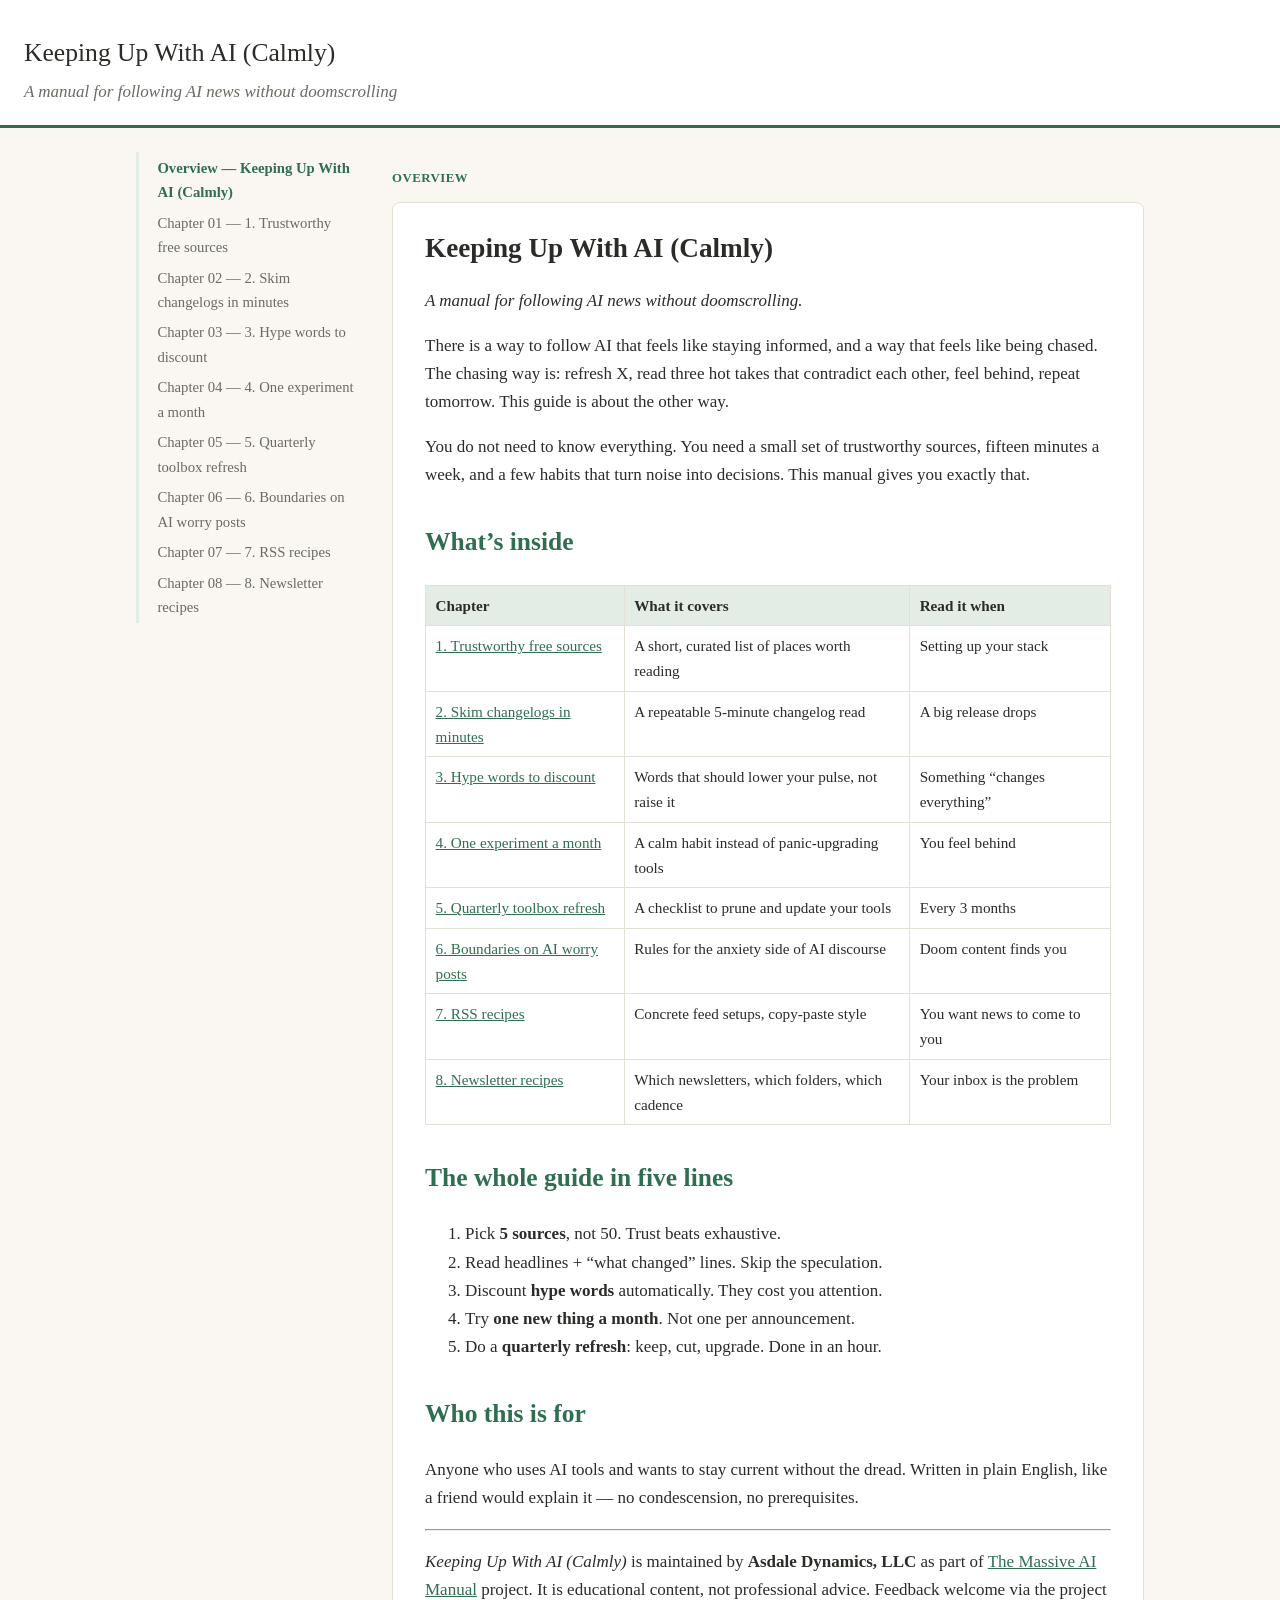
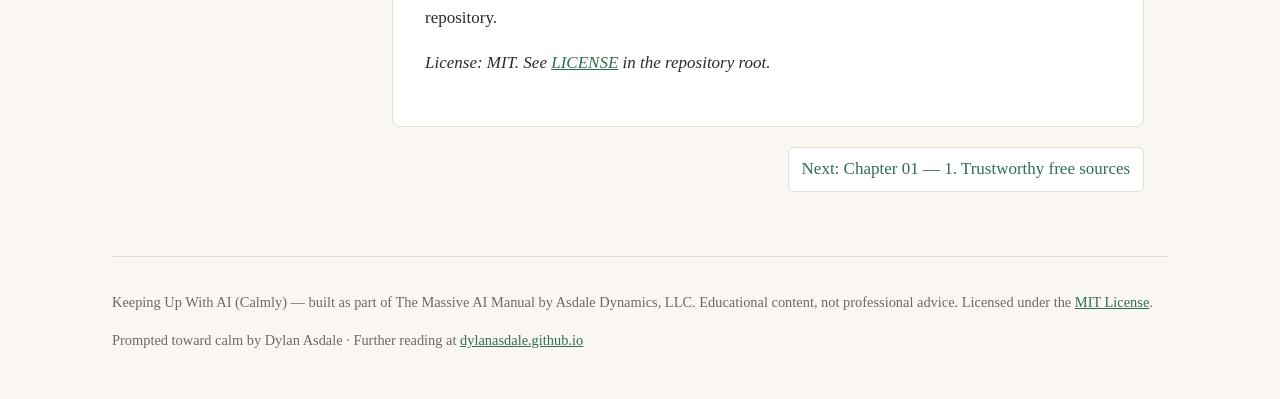
<file: site/index.html>
<!DOCTYPE html>
<html lang="en">
<head>
<meta charset="utf-8">
<meta name="viewport" content="width=device-width, initial-scale=1">
<meta name="description" content="A manual for following AI news without doomscrolling">
<title>Keeping Up With AI (Calmly) — Keeping Up With AI (Calmly)</title>
<link rel="stylesheet" href="style.css">
</head>
<body>
<header class="site-header">
  <p class="site-title"><a href="index.html">Keeping Up With AI (Calmly)</a></p>
  <p class="site-tagline">A manual for following AI news without doomscrolling</p>
</header>
<div class="layout">
<nav class="toc" aria-label="Chapters">
<a href="index.html" class="current">Overview — Keeping Up With AI (Calmly)</a>
<a href="01-trustworthy-free-sources.html" class="">Chapter 01 — 1. Trustworthy free sources</a>
<a href="02-skim-changelogs-in-minutes.html" class="">Chapter 02 — 2. Skim changelogs in minutes</a>
<a href="03-hype-words-to-discount.html" class="">Chapter 03 — 3. Hype words to discount</a>
<a href="04-one-experiment-a-month.html" class="">Chapter 04 — 4. One experiment a month</a>
<a href="05-quarterly-toolbox-refresh.html" class="">Chapter 05 — 5. Quarterly toolbox refresh</a>
<a href="06-worry-post-boundaries.html" class="">Chapter 06 — 6. Boundaries on AI worry posts</a>
<a href="07-rss-recipes.html" class="">Chapter 07 — 7. RSS recipes</a>
<a href="08-newsletter-recipes.html" class="">Chapter 08 — 8. Newsletter recipes</a>
</nav>
<main>
<p class="chapter-label">Overview</p>
<article>
<h1>Keeping Up With AI (Calmly)</h1>
<p><em>A manual for following AI news without doomscrolling.</em></p>
<p>There is a way to follow AI that feels like staying informed, and a way that feels like being chased. The chasing way is: refresh X, read three hot takes that contradict each other, feel behind, repeat tomorrow. This guide is about the other way.</p>
<p>You do not need to know everything. You need a small set of trustworthy sources, fifteen minutes a week, and a few habits that turn noise into decisions. This manual gives you exactly that.</p>
<h2>What&rsquo;s inside</h2>
<table>
<thead>
<tr>
<th>Chapter</th>
<th>What it covers</th>
<th>Read it when</th>
</tr>
</thead>
<tbody>
<tr>
<td><a href="01-trustworthy-free-sources.html">1. Trustworthy free sources</a></td>
<td>A short, curated list of places worth reading</td>
<td>Setting up your stack</td>
</tr>
<tr>
<td><a href="02-skim-changelogs-in-minutes.html">2. Skim changelogs in minutes</a></td>
<td>A repeatable 5-minute changelog read</td>
<td>A big release drops</td>
</tr>
<tr>
<td><a href="03-hype-words-to-discount.html">3. Hype words to discount</a></td>
<td>Words that should lower your pulse, not raise it</td>
<td>Something &ldquo;changes everything&rdquo;</td>
</tr>
<tr>
<td><a href="04-one-experiment-a-month.html">4. One experiment a month</a></td>
<td>A calm habit instead of panic-upgrading tools</td>
<td>You feel behind</td>
</tr>
<tr>
<td><a href="05-quarterly-toolbox-refresh.html">5. Quarterly toolbox refresh</a></td>
<td>A checklist to prune and update your tools</td>
<td>Every 3 months</td>
</tr>
<tr>
<td><a href="06-worry-post-boundaries.html">6. Boundaries on AI worry posts</a></td>
<td>Rules for the anxiety side of AI discourse</td>
<td>Doom content finds you</td>
</tr>
<tr>
<td><a href="07-rss-recipes.html">7. RSS recipes</a></td>
<td>Concrete feed setups, copy-paste style</td>
<td>You want news to come to you</td>
</tr>
<tr>
<td><a href="08-newsletter-recipes.html">8. Newsletter recipes</a></td>
<td>Which newsletters, which folders, which cadence</td>
<td>Your inbox is the problem</td>
</tr>
</tbody>
</table>
<h2>The whole guide in five lines</h2>
<ol>
<li>Pick <strong>5 sources</strong>, not 50. Trust beats exhaustive.</li>
<li>Read headlines + &ldquo;what changed&rdquo; lines. Skip the speculation.</li>
<li>Discount <strong>hype words</strong> automatically. They cost you attention.</li>
<li>Try <strong>one new thing a month</strong>. Not one per announcement.</li>
<li>Do a <strong>quarterly refresh</strong>: keep, cut, upgrade. Done in an hour.</li>
</ol>
<h2>Who this is for</h2>
<p>Anyone who uses AI tools and wants to stay current without the dread. Written in plain English, like a friend would explain it — no condescension, no prerequisites.</p>
<hr>
<p><em>Keeping Up With AI (Calmly)</em> is maintained by <strong>Asdale Dynamics, LLC</strong> as part of <a href="https://dylanasdale.github.io">The Massive AI Manual</a> project. It is educational content, not professional advice. Feedback welcome via the project repository.</p>
<p><em>License: MIT. See <a href="LICENSE">LICENSE</a> in the repository root.</em></p>
</article>
<nav class="pager" aria-label="Prev/next chapter">
<span class="nav-prev empty"></span>
<a class="nav-next" href="01-trustworthy-free-sources.html">Next: Chapter 01 — 1. Trustworthy free sources</a>
</nav>
</main>
</div>
<footer>
<p>Keeping Up With AI (Calmly) — built as part of The Massive AI Manual by Asdale Dynamics, LLC. Educational content, not professional advice. Licensed under the <a href="https://opensource.org/licenses/MIT">MIT License</a>.</p>
<p>Prompted toward calm by Dylan Asdale · Further reading at
<a href="https://dylanasdale.github.io">dylanasdale.github.io</a></p>
</footer>
</body>
</html>
</file>
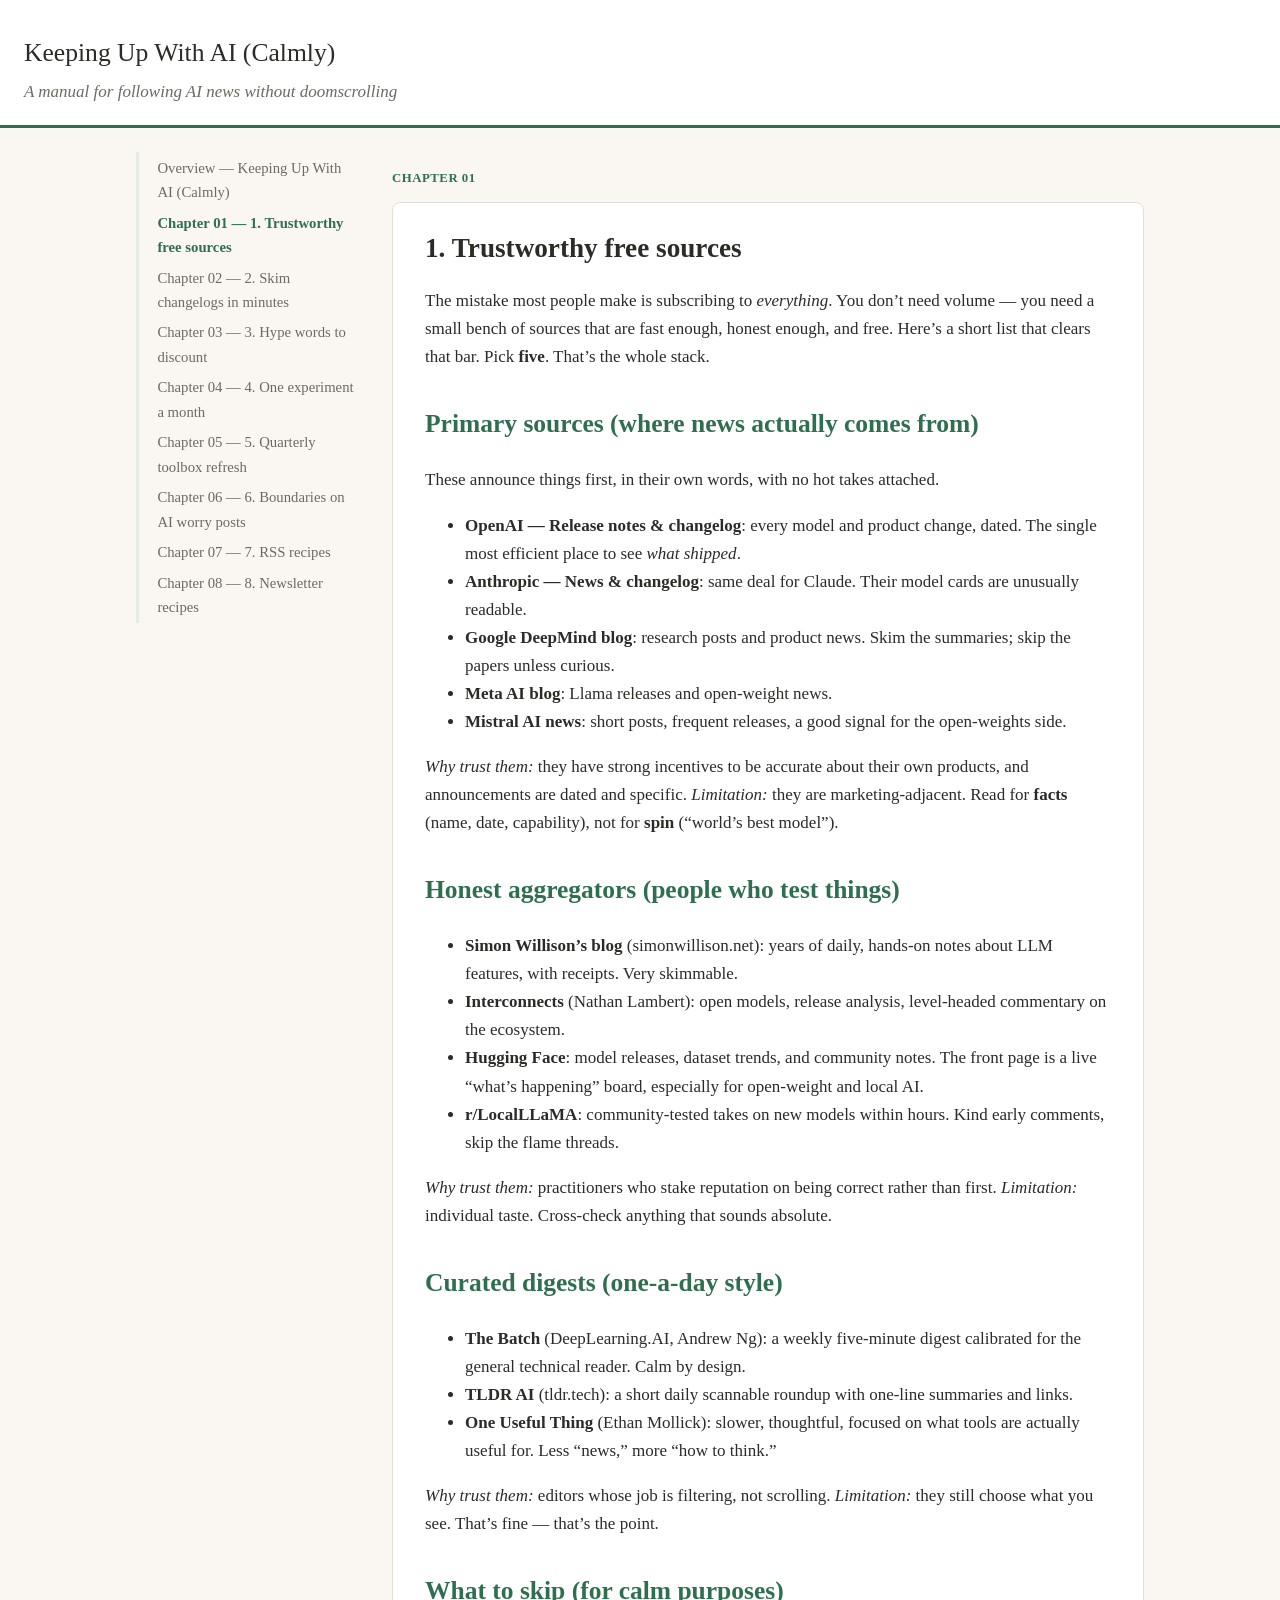
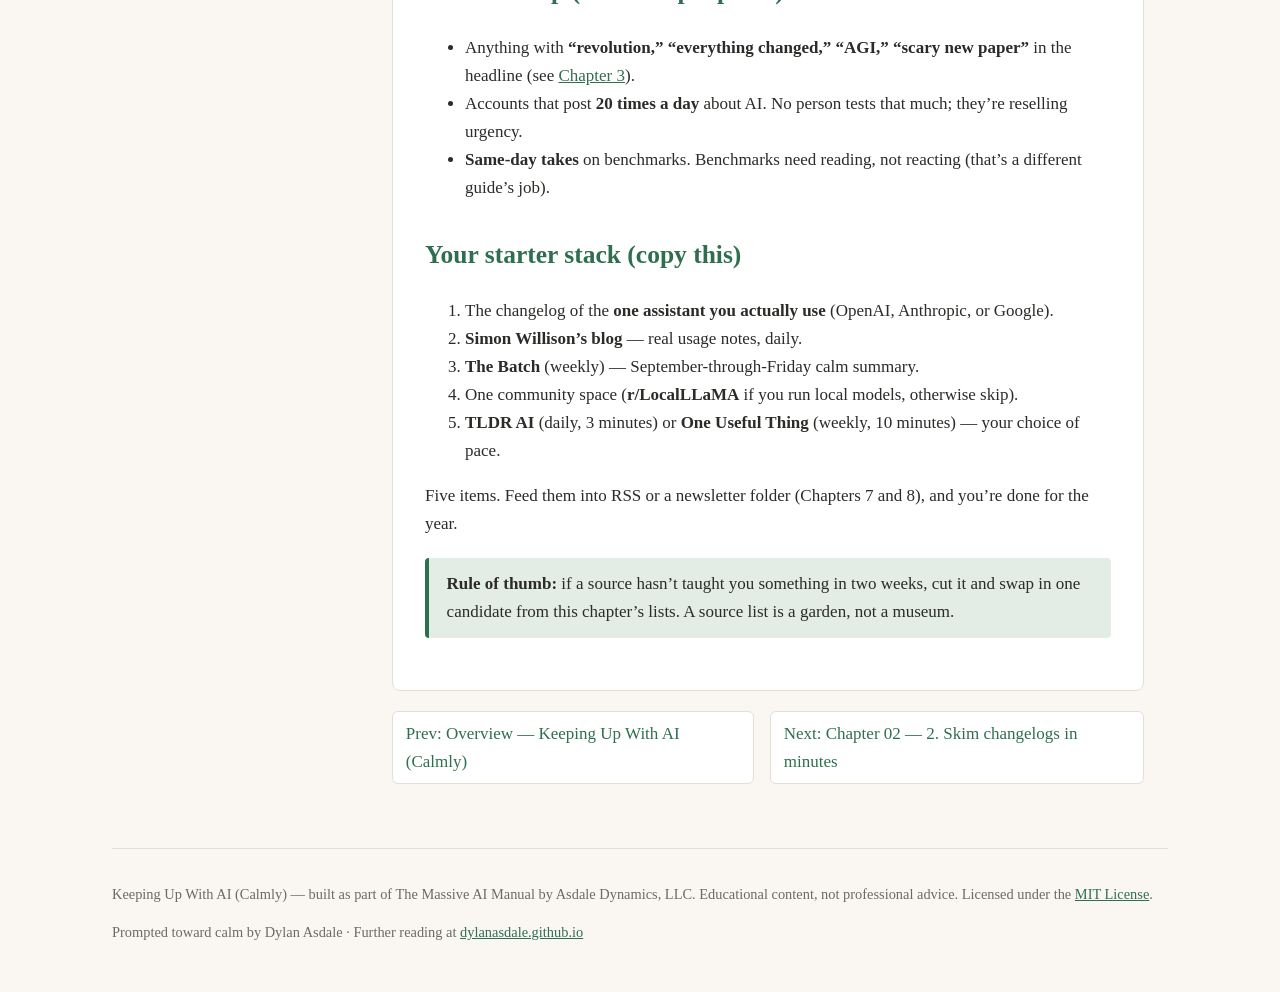
<file: site/01-trustworthy-free-sources.html>
<!DOCTYPE html>
<html lang="en">
<head>
<meta charset="utf-8">
<meta name="viewport" content="width=device-width, initial-scale=1">
<meta name="description" content="A manual for following AI news without doomscrolling">
<title>1. Trustworthy free sources — Keeping Up With AI (Calmly)</title>
<link rel="stylesheet" href="style.css">
</head>
<body>
<header class="site-header">
  <p class="site-title"><a href="index.html">Keeping Up With AI (Calmly)</a></p>
  <p class="site-tagline">A manual for following AI news without doomscrolling</p>
</header>
<div class="layout">
<nav class="toc" aria-label="Chapters">
<a href="index.html" class="">Overview — Keeping Up With AI (Calmly)</a>
<a href="01-trustworthy-free-sources.html" class="current">Chapter 01 — 1. Trustworthy free sources</a>
<a href="02-skim-changelogs-in-minutes.html" class="">Chapter 02 — 2. Skim changelogs in minutes</a>
<a href="03-hype-words-to-discount.html" class="">Chapter 03 — 3. Hype words to discount</a>
<a href="04-one-experiment-a-month.html" class="">Chapter 04 — 4. One experiment a month</a>
<a href="05-quarterly-toolbox-refresh.html" class="">Chapter 05 — 5. Quarterly toolbox refresh</a>
<a href="06-worry-post-boundaries.html" class="">Chapter 06 — 6. Boundaries on AI worry posts</a>
<a href="07-rss-recipes.html" class="">Chapter 07 — 7. RSS recipes</a>
<a href="08-newsletter-recipes.html" class="">Chapter 08 — 8. Newsletter recipes</a>
</nav>
<main>
<p class="chapter-label">Chapter 01</p>
<article>
<h1>1. Trustworthy free sources</h1>
<p>The mistake most people make is subscribing to <em>everything</em>. You don&rsquo;t need volume — you need a small bench of sources that are fast enough, honest enough, and free. Here&rsquo;s a short list that clears that bar. Pick <strong>five</strong>. That&rsquo;s the whole stack.</p>
<h2>Primary sources (where news actually comes from)</h2>
<p>These announce things first, in their own words, with no hot takes attached.</p>
<ul>
<li><strong>OpenAI — Release notes &amp; changelog</strong>: every model and product change, dated. The single most efficient place to see <em>what shipped</em>.</li>
<li><strong>Anthropic — News &amp; changelog</strong>: same deal for Claude. Their model cards are unusually readable.</li>
<li><strong>Google DeepMind blog</strong>: research posts and product news. Skim the summaries; skip the papers unless curious.</li>
<li><strong>Meta AI blog</strong>: Llama releases and open-weight news.</li>
<li><strong>Mistral AI news</strong>: short posts, frequent releases, a good signal for the open-weights side.</li>
</ul>
<p><em>Why trust them:</em> they have strong incentives to be accurate about their own products, and announcements are dated and specific. <em>Limitation:</em> they are marketing-adjacent. Read for <strong>facts</strong> (name, date, capability), not for <strong>spin</strong> (&ldquo;world&rsquo;s best model&rdquo;).</p>
<h2>Honest aggregators (people who test things)</h2>
<ul>
<li><strong>Simon Willison&rsquo;s blog</strong> (simonwillison.net): years of daily, hands-on notes about LLM features, with receipts. Very skimmable.</li>
<li><strong>Interconnects</strong> (Nathan Lambert): open models, release analysis, level-headed commentary on the ecosystem.</li>
<li><strong>Hugging Face</strong>: model releases, dataset trends, and community notes. The front page is a live &ldquo;what&rsquo;s happening&rdquo; board, especially for open-weight and local AI.</li>
<li><strong>r/LocalLLaMA</strong>: community-tested takes on new models within hours. Kind early comments, skip the flame threads.</li>
</ul>
<p><em>Why trust them:</em> practitioners who stake reputation on being correct rather than first. <em>Limitation:</em> individual taste. Cross-check anything that sounds absolute.</p>
<h2>Curated digests (one-a-day style)</h2>
<ul>
<li><strong>The Batch</strong> (DeepLearning.AI, Andrew Ng): a weekly five-minute digest calibrated for the general technical reader. Calm by design.</li>
<li><strong>TLDR AI</strong> (tldr.tech): a short daily scannable roundup with one-line summaries and links.</li>
<li><strong>One Useful Thing</strong> (Ethan Mollick): slower, thoughtful, focused on what tools are actually useful for. Less &ldquo;news,&rdquo; more &ldquo;how to think.&rdquo;</li>
</ul>
<p><em>Why trust them:</em> editors whose job is filtering, not scrolling. <em>Limitation:</em> they still choose what you see. That&rsquo;s fine — that&rsquo;s the point.</p>
<h2>What to skip (for calm purposes)</h2>
<ul>
<li>Anything with <strong>&ldquo;revolution,&rdquo; &ldquo;everything changed,&rdquo; &ldquo;AGI,&rdquo; &ldquo;scary new paper&rdquo;</strong> in the headline (see <a href="03-hype-words-to-discount.html">Chapter 3</a>).</li>
<li>Accounts that post <strong>20 times a day</strong> about AI. No person tests that much; they&rsquo;re reselling urgency.</li>
<li><strong>Same-day takes</strong> on benchmarks. Benchmarks need reading, not reacting (that&rsquo;s a different guide&rsquo;s job).</li>
</ul>
<h2>Your starter stack (copy this)</h2>
<ol>
<li>The changelog of the <strong>one assistant you actually use</strong> (OpenAI, Anthropic, or Google).</li>
<li><strong>Simon Willison&rsquo;s blog</strong> — real usage notes, daily.</li>
<li><strong>The Batch</strong> (weekly) — September-through-Friday calm summary.</li>
<li>One community space (<strong>r/LocalLLaMA</strong> if you run local models, otherwise skip).</li>
<li><strong>TLDR AI</strong> (daily, 3 minutes) or <strong>One Useful Thing</strong> (weekly, 10 minutes) — your choice of pace.</li>
</ol>
<p>Five items. Feed them into RSS or a newsletter folder (Chapters 7 and 8), and you&rsquo;re done for the year.</p>
<blockquote>
<p><strong>Rule of thumb:</strong> if a source hasn&rsquo;t taught you something in two weeks, cut it and swap in one candidate from this chapter&rsquo;s lists. A source list is a garden, not a museum.</p>
</blockquote>
</article>
<nav class="pager" aria-label="Prev/next chapter">
<a class="nav-prev" href="index.html">Prev: Overview — Keeping Up With AI (Calmly)</a>
<a class="nav-next" href="02-skim-changelogs-in-minutes.html">Next: Chapter 02 — 2. Skim changelogs in minutes</a>
</nav>
</main>
</div>
<footer>
<p>Keeping Up With AI (Calmly) — built as part of The Massive AI Manual by Asdale Dynamics, LLC. Educational content, not professional advice. Licensed under the <a href="https://opensource.org/licenses/MIT">MIT License</a>.</p>
<p>Prompted toward calm by Dylan Asdale · Further reading at
<a href="https://dylanasdale.github.io">dylanasdale.github.io</a></p>
</footer>
</body>
</html>
</file>
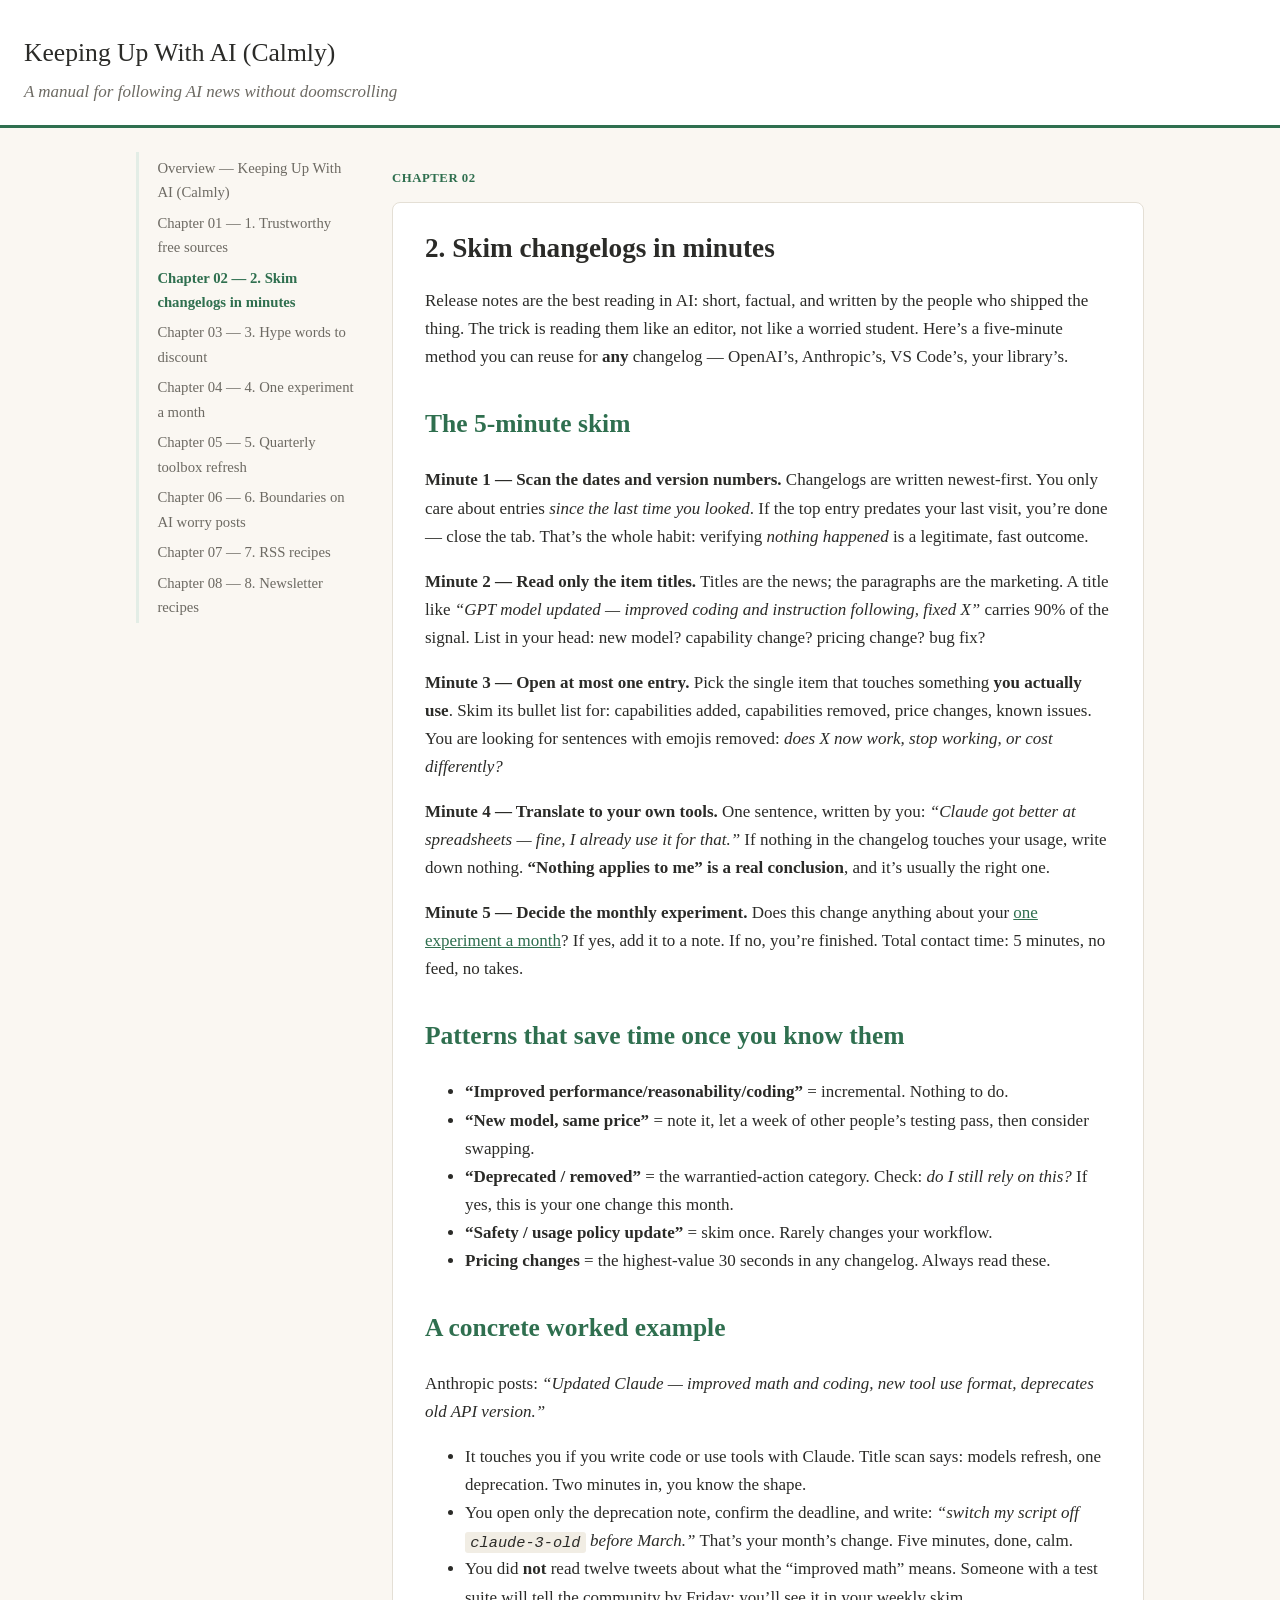
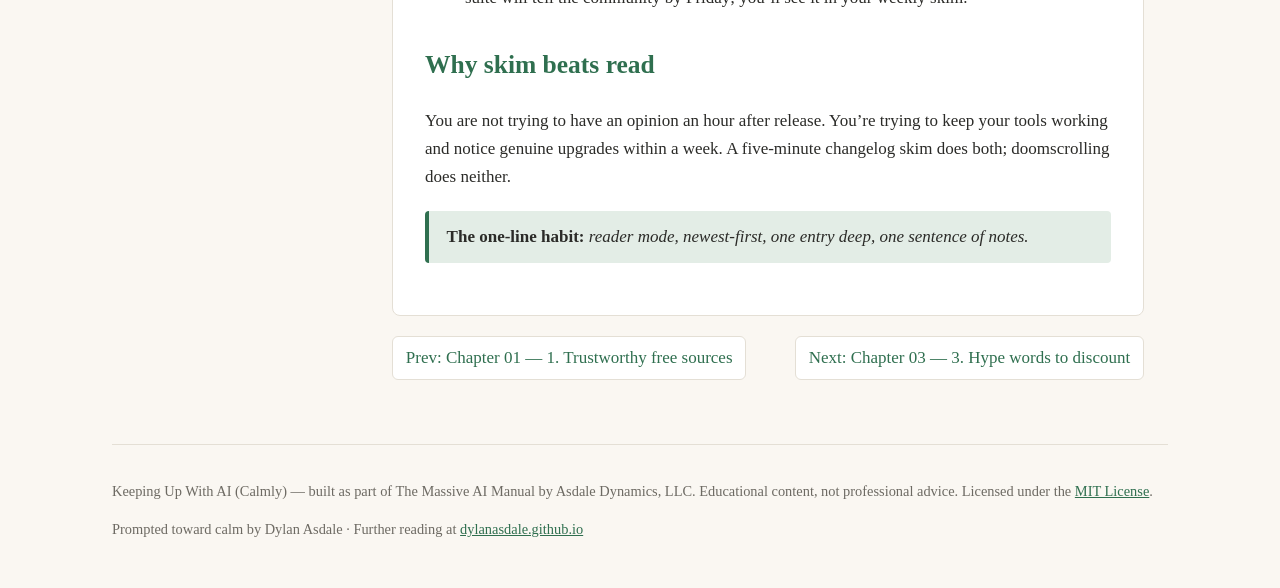
<file: site/02-skim-changelogs-in-minutes.html>
<!DOCTYPE html>
<html lang="en">
<head>
<meta charset="utf-8">
<meta name="viewport" content="width=device-width, initial-scale=1">
<meta name="description" content="A manual for following AI news without doomscrolling">
<title>2. Skim changelogs in minutes — Keeping Up With AI (Calmly)</title>
<link rel="stylesheet" href="style.css">
</head>
<body>
<header class="site-header">
  <p class="site-title"><a href="index.html">Keeping Up With AI (Calmly)</a></p>
  <p class="site-tagline">A manual for following AI news without doomscrolling</p>
</header>
<div class="layout">
<nav class="toc" aria-label="Chapters">
<a href="index.html" class="">Overview — Keeping Up With AI (Calmly)</a>
<a href="01-trustworthy-free-sources.html" class="">Chapter 01 — 1. Trustworthy free sources</a>
<a href="02-skim-changelogs-in-minutes.html" class="current">Chapter 02 — 2. Skim changelogs in minutes</a>
<a href="03-hype-words-to-discount.html" class="">Chapter 03 — 3. Hype words to discount</a>
<a href="04-one-experiment-a-month.html" class="">Chapter 04 — 4. One experiment a month</a>
<a href="05-quarterly-toolbox-refresh.html" class="">Chapter 05 — 5. Quarterly toolbox refresh</a>
<a href="06-worry-post-boundaries.html" class="">Chapter 06 — 6. Boundaries on AI worry posts</a>
<a href="07-rss-recipes.html" class="">Chapter 07 — 7. RSS recipes</a>
<a href="08-newsletter-recipes.html" class="">Chapter 08 — 8. Newsletter recipes</a>
</nav>
<main>
<p class="chapter-label">Chapter 02</p>
<article>
<h1>2. Skim changelogs in minutes</h1>
<p>Release notes are the best reading in AI: short, factual, and written by the people who shipped the thing. The trick is reading them like an editor, not like a worried student. Here&rsquo;s a five-minute method you can reuse for <strong>any</strong> changelog — OpenAI&rsquo;s, Anthropic&rsquo;s, VS Code&rsquo;s, your library&rsquo;s.</p>
<h2>The 5-minute skim</h2>
<p><strong>Minute 1 — Scan the dates and version numbers.</strong>
Changelogs are written newest-first. You only care about entries <em>since the last time you looked</em>. If the top entry predates your last visit, you&rsquo;re done — close the tab. That&rsquo;s the whole habit: verifying <em>nothing happened</em> is a legitimate, fast outcome.</p>
<p><strong>Minute 2 — Read only the item titles.</strong>
Titles are the news; the paragraphs are the marketing. A title like <em>&ldquo;GPT model updated — improved coding and instruction following, fixed X&rdquo;</em> carries 90% of the signal. List in your head: new model? capability change? pricing change? bug fix?</p>
<p><strong>Minute 3 — Open at most one entry.</strong>
Pick the single item that touches something <strong>you actually use</strong>. Skim its bullet list for: capabilities added, capabilities removed, price changes, known issues. You are looking for sentences with emojis removed: <em>does X now work, stop working, or cost differently?</em></p>
<p><strong>Minute 4 — Translate to your own tools.</strong>
One sentence, written by you: <em>&ldquo;Claude got better at spreadsheets — fine, I already use it for that.&rdquo;</em> If nothing in the changelog touches your usage, write down nothing. <strong>&ldquo;Nothing applies to me&rdquo; is a real conclusion</strong>, and it&rsquo;s usually the right one.</p>
<p><strong>Minute 5 — Decide the monthly experiment.</strong>
Does this change anything about your <a href="04-one-experiment-a-month.html">one experiment a month</a>? If yes, add it to a note. If no, you&rsquo;re finished. Total contact time: 5 minutes, no feed, no takes.</p>
<h2>Patterns that save time once you know them</h2>
<ul>
<li><strong>&ldquo;Improved performance/reasonability/coding&rdquo;</strong> = incremental. Nothing to do.</li>
<li><strong>&ldquo;New model, same price&rdquo;</strong> = note it, let a week of other people&rsquo;s testing pass, then consider swapping.</li>
<li><strong>&ldquo;Deprecated / removed&rdquo;</strong> = the warrantied-action category. Check: <em>do I still rely on this?</em> If yes, this is your one change this month.</li>
<li><strong>&ldquo;Safety / usage policy update&rdquo;</strong> = skim once. Rarely changes your workflow.</li>
<li><strong>Pricing changes</strong> = the highest-value 30 seconds in any changelog. Always read these.</li>
</ul>
<h2>A concrete worked example</h2>
<p>Anthropic posts: <em>&ldquo;Updated Claude — improved math and coding, new tool use format, deprecates old API version.&rdquo;</em></p>
<ul>
<li>It touches you if you write code or use tools with Claude. Title scan says: models refresh, one deprecation. Two minutes in, you know the shape.</li>
<li>You open only the deprecation note, confirm the deadline, and write: <em>&ldquo;switch my script off <code>claude-3-old</code> before March.&rdquo;</em> That&rsquo;s your month&rsquo;s change. Five minutes, done, calm.</li>
<li>You did <strong>not</strong> read twelve tweets about what the &ldquo;improved math&rdquo; means. Someone with a test suite will tell the community by Friday; you&rsquo;ll see it in your weekly skim.</li>
</ul>
<h2>Why skim beats read</h2>
<p>You are not trying to have an opinion an hour after release. You&rsquo;re trying to keep your tools working and notice genuine upgrades within a week. A five-minute changelog skim does both; doomscrolling does neither.</p>
<blockquote>
<p><strong>The one-line habit:</strong> <em>reader mode, newest-first, one entry deep, one sentence of notes.</em></p>
</blockquote>
</article>
<nav class="pager" aria-label="Prev/next chapter">
<a class="nav-prev" href="01-trustworthy-free-sources.html">Prev: Chapter 01 — 1. Trustworthy free sources</a>
<a class="nav-next" href="03-hype-words-to-discount.html">Next: Chapter 03 — 3. Hype words to discount</a>
</nav>
</main>
</div>
<footer>
<p>Keeping Up With AI (Calmly) — built as part of The Massive AI Manual by Asdale Dynamics, LLC. Educational content, not professional advice. Licensed under the <a href="https://opensource.org/licenses/MIT">MIT License</a>.</p>
<p>Prompted toward calm by Dylan Asdale · Further reading at
<a href="https://dylanasdale.github.io">dylanasdale.github.io</a></p>
</footer>
</body>
</html>
</file>
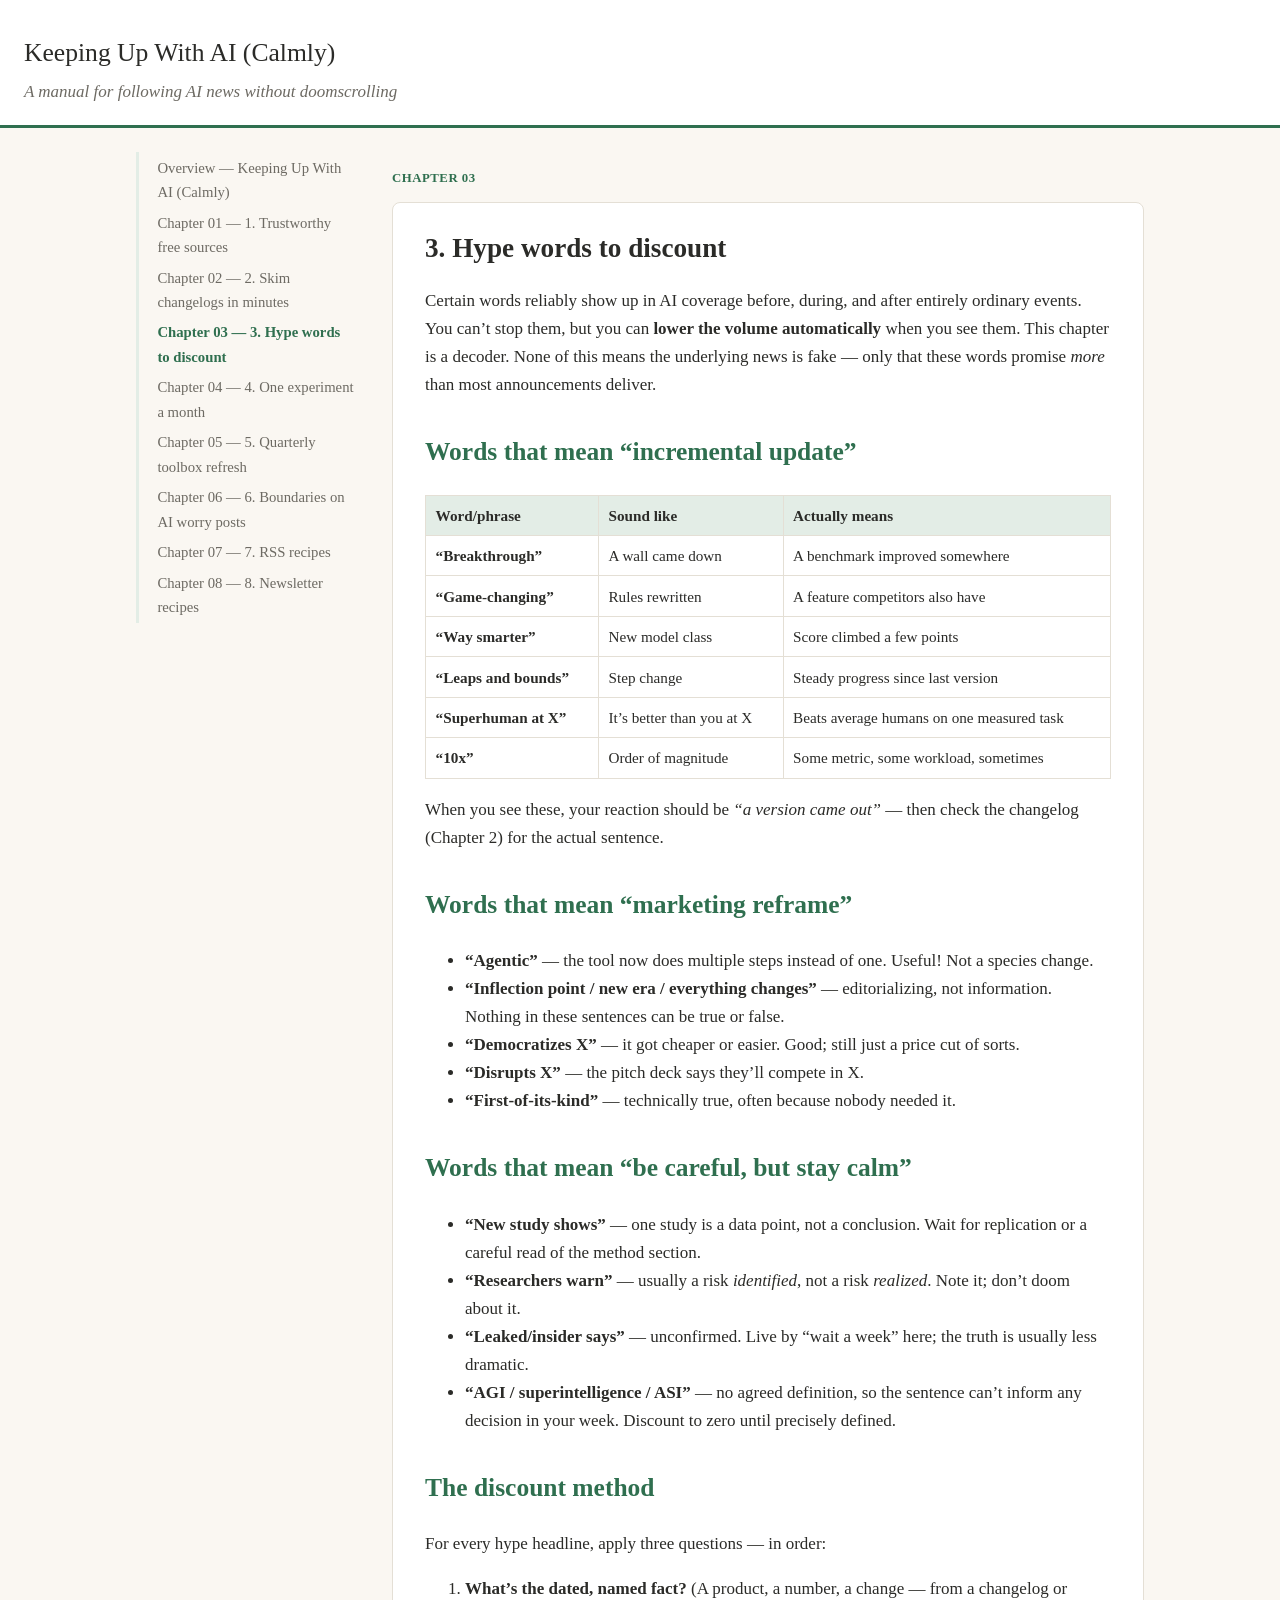
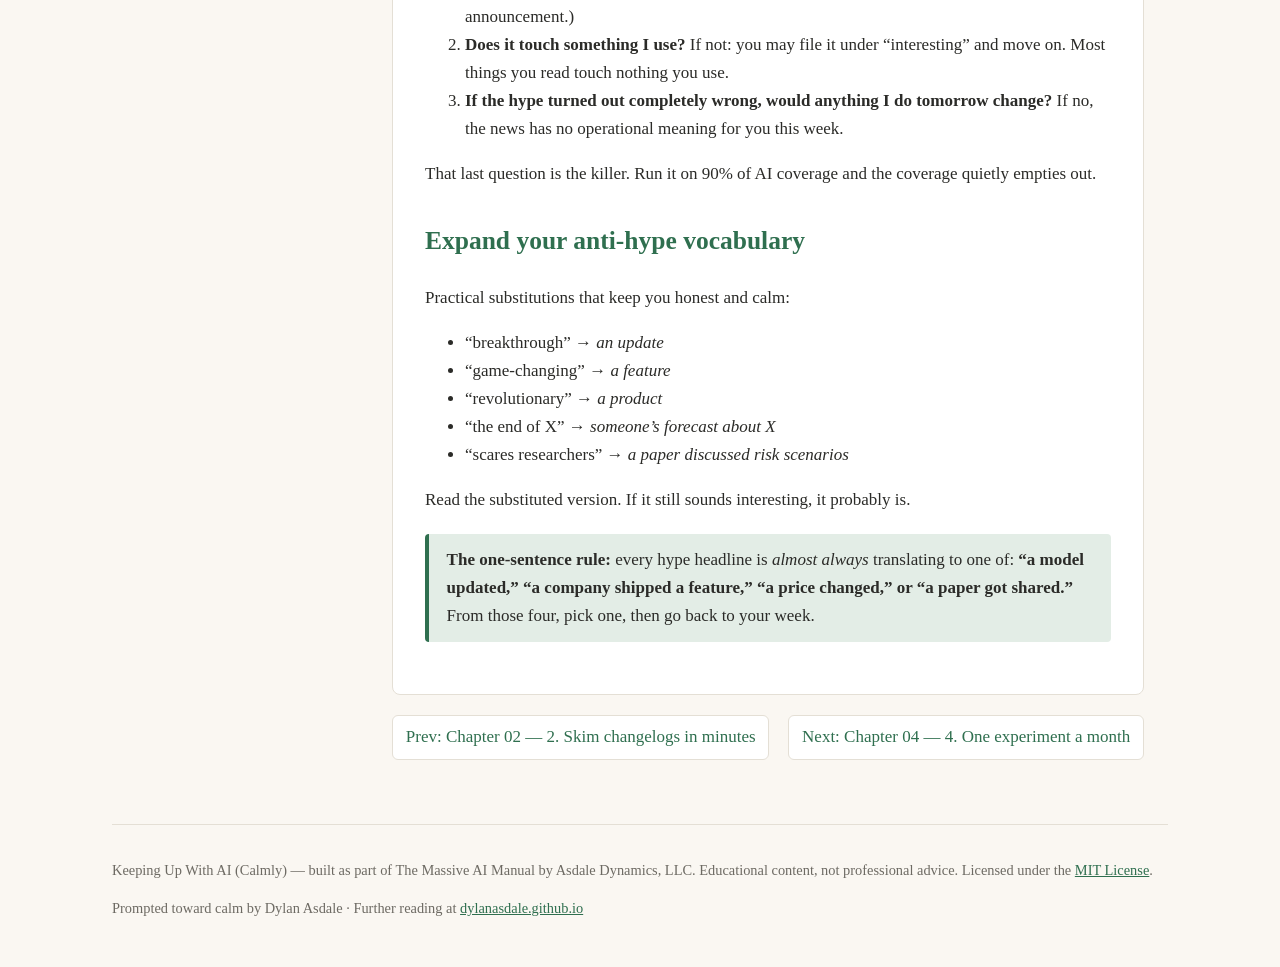
<file: site/03-hype-words-to-discount.html>
<!DOCTYPE html>
<html lang="en">
<head>
<meta charset="utf-8">
<meta name="viewport" content="width=device-width, initial-scale=1">
<meta name="description" content="A manual for following AI news without doomscrolling">
<title>3. Hype words to discount — Keeping Up With AI (Calmly)</title>
<link rel="stylesheet" href="style.css">
</head>
<body>
<header class="site-header">
  <p class="site-title"><a href="index.html">Keeping Up With AI (Calmly)</a></p>
  <p class="site-tagline">A manual for following AI news without doomscrolling</p>
</header>
<div class="layout">
<nav class="toc" aria-label="Chapters">
<a href="index.html" class="">Overview — Keeping Up With AI (Calmly)</a>
<a href="01-trustworthy-free-sources.html" class="">Chapter 01 — 1. Trustworthy free sources</a>
<a href="02-skim-changelogs-in-minutes.html" class="">Chapter 02 — 2. Skim changelogs in minutes</a>
<a href="03-hype-words-to-discount.html" class="current">Chapter 03 — 3. Hype words to discount</a>
<a href="04-one-experiment-a-month.html" class="">Chapter 04 — 4. One experiment a month</a>
<a href="05-quarterly-toolbox-refresh.html" class="">Chapter 05 — 5. Quarterly toolbox refresh</a>
<a href="06-worry-post-boundaries.html" class="">Chapter 06 — 6. Boundaries on AI worry posts</a>
<a href="07-rss-recipes.html" class="">Chapter 07 — 7. RSS recipes</a>
<a href="08-newsletter-recipes.html" class="">Chapter 08 — 8. Newsletter recipes</a>
</nav>
<main>
<p class="chapter-label">Chapter 03</p>
<article>
<h1>3. Hype words to discount</h1>
<p>Certain words reliably show up in AI coverage before, during, and after entirely ordinary events. You can&rsquo;t stop them, but you can <strong>lower the volume automatically</strong> when you see them. This chapter is a decoder. None of this means the underlying news is fake — only that these words promise <em>more</em> than most announcements deliver.</p>
<h2>Words that mean &ldquo;incremental update&rdquo;</h2>
<table>
<thead>
<tr>
<th>Word/phrase</th>
<th>Sound like</th>
<th>Actually means</th>
</tr>
</thead>
<tbody>
<tr>
<td><strong>&ldquo;Breakthrough&rdquo;</strong></td>
<td>A wall came down</td>
<td>A benchmark improved somewhere</td>
</tr>
<tr>
<td><strong>&ldquo;Game-changing&rdquo;</strong></td>
<td>Rules rewritten</td>
<td>A feature competitors also have</td>
</tr>
<tr>
<td><strong>&ldquo;Way smarter&rdquo;</strong></td>
<td>New model class</td>
<td>Score climbed a few points</td>
</tr>
<tr>
<td><strong>&ldquo;Leaps and bounds&rdquo;</strong></td>
<td>Step change</td>
<td>Steady progress since last version</td>
</tr>
<tr>
<td><strong>&ldquo;Superhuman at X&rdquo;</strong></td>
<td>It&rsquo;s better than you at X</td>
<td>Beats average humans on one measured task</td>
</tr>
<tr>
<td><strong>&ldquo;10x&rdquo;</strong></td>
<td>Order of magnitude</td>
<td>Some metric, some workload, sometimes</td>
</tr>
</tbody>
</table>
<p>When you see these, your reaction should be <em>&ldquo;a version came out&rdquo;</em> — then check the changelog (Chapter 2) for the actual sentence.</p>
<h2>Words that mean &ldquo;marketing reframe&rdquo;</h2>
<ul>
<li><strong>&ldquo;Agentic&rdquo;</strong> — the tool now does multiple steps instead of one. Useful! Not a species change.</li>
<li><strong>&ldquo;Inflection point / new era / everything changes&rdquo;</strong> — editorializing, not information. Nothing in these sentences can be true or false.</li>
<li><strong>&ldquo;Democratizes X&rdquo;</strong> — it got cheaper or easier. Good; still just a price cut of sorts.</li>
<li><strong>&ldquo;Disrupts X&rdquo;</strong> — the pitch deck says they&rsquo;ll compete in X.</li>
<li><strong>&ldquo;First-of-its-kind&rdquo;</strong> — technically true, often because nobody needed it.</li>
</ul>
<h2>Words that mean &ldquo;be careful, but stay calm&rdquo;</h2>
<ul>
<li><strong>&ldquo;New study shows&rdquo;</strong> — one study is a data point, not a conclusion. Wait for replication or a careful read of the method section.</li>
<li><strong>&ldquo;Researchers warn&rdquo;</strong> — usually a risk <em>identified</em>, not a risk <em>realized</em>. Note it; don&rsquo;t doom about it.</li>
<li><strong>&ldquo;Leaked/insider says&rdquo;</strong> — unconfirmed. Live by &ldquo;wait a week&rdquo; here; the truth is usually less dramatic.</li>
<li><strong>&ldquo;AGI / superintelligence / ASI&rdquo;</strong> — no agreed definition, so the sentence can&rsquo;t inform any decision in your week. Discount to zero until precisely defined.</li>
</ul>
<h2>The discount method</h2>
<p>For every hype headline, apply three questions — in order:</p>
<ol>
<li><strong>What&rsquo;s the dated, named fact?</strong> (A product, a number, a change — from a changelog or announcement.)</li>
<li><strong>Does it touch something I use?</strong> If not: you may file it under &ldquo;interesting&rdquo; and move on. Most things you read touch nothing you use.</li>
<li><strong>If the hype turned out completely wrong, would anything I do tomorrow change?</strong> If no, the news has no operational meaning for you this week.</li>
</ol>
<p>That last question is the killer. Run it on 90% of AI coverage and the coverage quietly empties out.</p>
<h2>Expand your anti-hype vocabulary</h2>
<p>Practical substitutions that keep you honest and calm:</p>
<ul>
<li>&ldquo;breakthrough&rdquo; → <em>an update</em></li>
<li>&ldquo;game-changing&rdquo; → <em>a feature</em></li>
<li>&ldquo;revolutionary&rdquo; → <em>a product</em></li>
<li>&ldquo;the end of X&rdquo; → <em>someone&rsquo;s forecast about X</em></li>
<li>&ldquo;scares researchers&rdquo; → <em>a paper discussed risk scenarios</em></li>
</ul>
<p>Read the substituted version. If it still sounds interesting, it probably is.</p>
<blockquote>
<p><strong>The one-sentence rule:</strong> every hype headline is <em>almost always</em> translating to one of: <strong>&ldquo;a model updated,&rdquo; &ldquo;a company shipped a feature,&rdquo; &ldquo;a price changed,&rdquo; or &ldquo;a paper got shared.&rdquo;</strong> From those four, pick one, then go back to your week.</p>
</blockquote>
</article>
<nav class="pager" aria-label="Prev/next chapter">
<a class="nav-prev" href="02-skim-changelogs-in-minutes.html">Prev: Chapter 02 — 2. Skim changelogs in minutes</a>
<a class="nav-next" href="04-one-experiment-a-month.html">Next: Chapter 04 — 4. One experiment a month</a>
</nav>
</main>
</div>
<footer>
<p>Keeping Up With AI (Calmly) — built as part of The Massive AI Manual by Asdale Dynamics, LLC. Educational content, not professional advice. Licensed under the <a href="https://opensource.org/licenses/MIT">MIT License</a>.</p>
<p>Prompted toward calm by Dylan Asdale · Further reading at
<a href="https://dylanasdale.github.io">dylanasdale.github.io</a></p>
</footer>
</body>
</html>
</file>
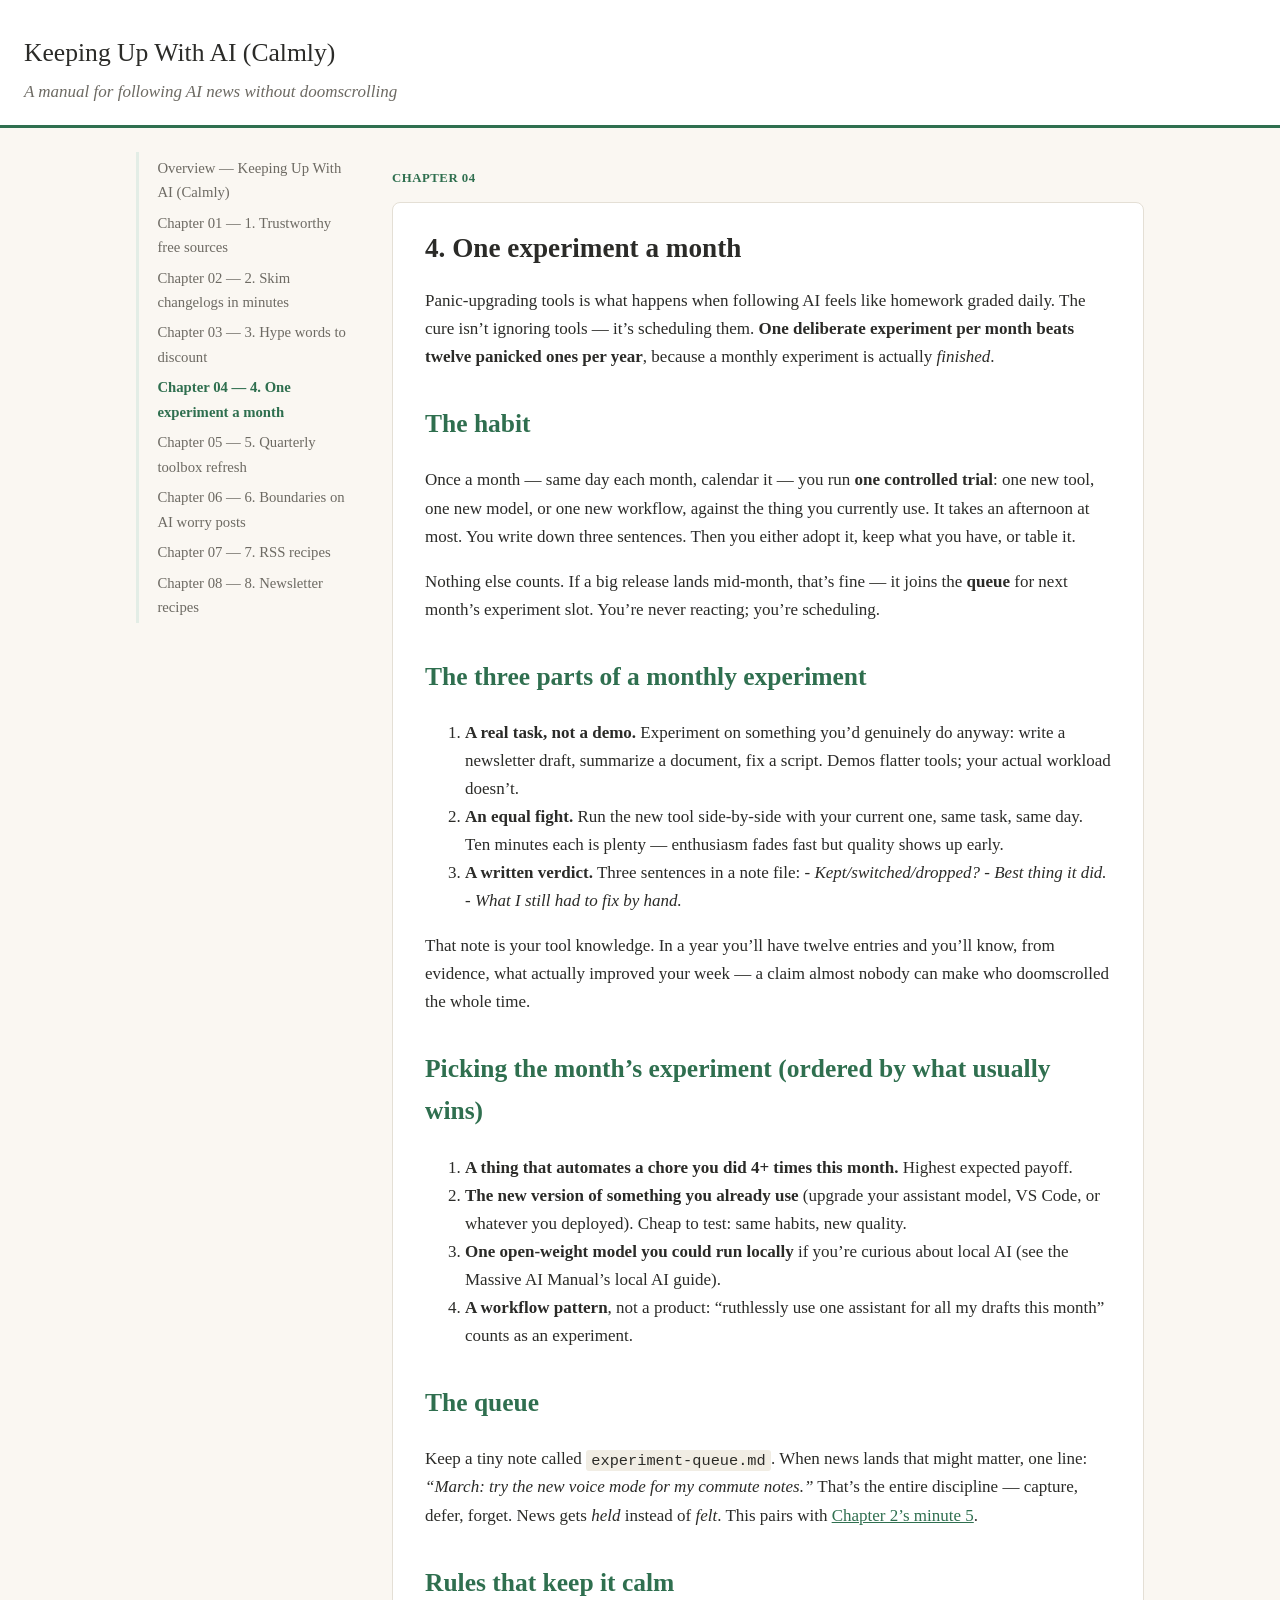
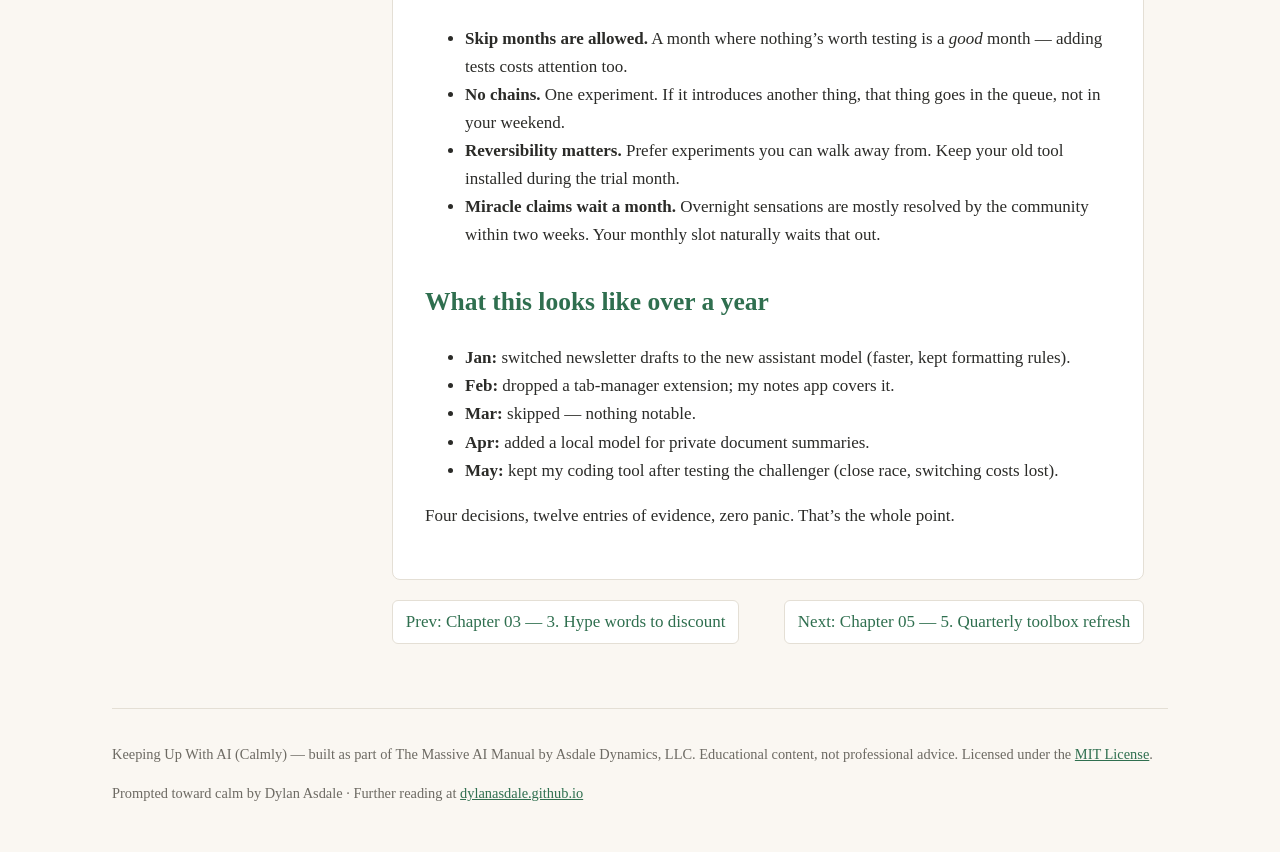
<file: site/04-one-experiment-a-month.html>
<!DOCTYPE html>
<html lang="en">
<head>
<meta charset="utf-8">
<meta name="viewport" content="width=device-width, initial-scale=1">
<meta name="description" content="A manual for following AI news without doomscrolling">
<title>4. One experiment a month — Keeping Up With AI (Calmly)</title>
<link rel="stylesheet" href="style.css">
</head>
<body>
<header class="site-header">
  <p class="site-title"><a href="index.html">Keeping Up With AI (Calmly)</a></p>
  <p class="site-tagline">A manual for following AI news without doomscrolling</p>
</header>
<div class="layout">
<nav class="toc" aria-label="Chapters">
<a href="index.html" class="">Overview — Keeping Up With AI (Calmly)</a>
<a href="01-trustworthy-free-sources.html" class="">Chapter 01 — 1. Trustworthy free sources</a>
<a href="02-skim-changelogs-in-minutes.html" class="">Chapter 02 — 2. Skim changelogs in minutes</a>
<a href="03-hype-words-to-discount.html" class="">Chapter 03 — 3. Hype words to discount</a>
<a href="04-one-experiment-a-month.html" class="current">Chapter 04 — 4. One experiment a month</a>
<a href="05-quarterly-toolbox-refresh.html" class="">Chapter 05 — 5. Quarterly toolbox refresh</a>
<a href="06-worry-post-boundaries.html" class="">Chapter 06 — 6. Boundaries on AI worry posts</a>
<a href="07-rss-recipes.html" class="">Chapter 07 — 7. RSS recipes</a>
<a href="08-newsletter-recipes.html" class="">Chapter 08 — 8. Newsletter recipes</a>
</nav>
<main>
<p class="chapter-label">Chapter 04</p>
<article>
<h1>4. One experiment a month</h1>
<p>Panic-upgrading tools is what happens when following AI feels like homework graded daily. The cure isn&rsquo;t ignoring tools — it&rsquo;s scheduling them. <strong>One deliberate experiment per month beats twelve panicked ones per year</strong>, because a monthly experiment is actually <em>finished</em>.</p>
<h2>The habit</h2>
<p>Once a month — same day each month, calendar it — you run <strong>one controlled trial</strong>: one new tool, one new model, or one new workflow, against the thing you currently use. It takes an afternoon at most. You write down three sentences. Then you either adopt it, keep what you have, or table it.</p>
<p>Nothing else counts. If a big release lands mid-month, that&rsquo;s fine — it joins the <strong>queue</strong> for next month&rsquo;s experiment slot. You&rsquo;re never reacting; you&rsquo;re scheduling.</p>
<h2>The three parts of a monthly experiment</h2>
<ol>
<li><strong>A real task, not a demo.</strong> Experiment on something you&rsquo;d genuinely do anyway: write a newsletter draft, summarize a document, fix a script. Demos flatter tools; your actual workload doesn&rsquo;t.</li>
<li><strong>An equal fight.</strong> Run the new tool side-by-side with your current one, same task, same day. Ten minutes each is plenty — enthusiasm fades fast but quality shows up early.</li>
<li><strong>A written verdict.</strong> Three sentences in a note file:
   - <em>Kept/switched/dropped?</em>
   - <em>Best thing it did.</em>
   - <em>What I still had to fix by hand.</em></li>
</ol>
<p>That note is your tool knowledge. In a year you&rsquo;ll have twelve entries and you&rsquo;ll know, from evidence, what actually improved your week — a claim almost nobody can make who doomscrolled the whole time.</p>
<h2>Picking the month&rsquo;s experiment (ordered by what usually wins)</h2>
<ol>
<li><strong>A thing that automates a chore you did 4+ times this month.</strong> Highest expected payoff.</li>
<li><strong>The new version of something you already use</strong> (upgrade your assistant model, VS Code, or whatever you deployed). Cheap to test: same habits, new quality.</li>
<li><strong>One open-weight model you could run locally</strong> if you&rsquo;re curious about local AI (see the Massive AI Manual&rsquo;s local AI guide).</li>
<li><strong>A workflow pattern</strong>, not a product: &ldquo;ruthlessly use one assistant for all my drafts this month&rdquo; counts as an experiment.</li>
</ol>
<h2>The queue</h2>
<p>Keep a tiny note called <code>experiment-queue.md</code>. When news lands that might matter, one line: <em>&ldquo;March: try the new voice mode for my commute notes.&rdquo;</em> That&rsquo;s the entire discipline — capture, defer, forget. News gets <em>held</em> instead of <em>felt</em>. This pairs with <a href="02-skim-changelogs-in-minutes.html">Chapter 2&rsquo;s minute 5</a>.</p>
<h2>Rules that keep it calm</h2>
<ul>
<li><strong>Skip months are allowed.</strong> A month where nothing&rsquo;s worth testing is a <em>good</em> month — adding tests costs attention too.</li>
<li><strong>No chains.</strong> One experiment. If it introduces another thing, that thing goes in the queue, not in your weekend.</li>
<li><strong>Reversibility matters.</strong> Prefer experiments you can walk away from. Keep your old tool installed during the trial month.</li>
<li><strong>Miracle claims wait a month.</strong> Overnight sensations are mostly resolved by the community within two weeks. Your monthly slot naturally waits that out.</li>
</ul>
<h2>What this looks like over a year</h2>
<ul>
<li><strong>Jan:</strong> switched newsletter drafts to the new assistant model (faster, kept formatting rules).</li>
<li><strong>Feb:</strong> dropped a tab-manager extension; my notes app covers it.</li>
<li><strong>Mar:</strong> skipped — nothing notable.</li>
<li><strong>Apr:</strong> added a local model for private document summaries.</li>
<li><strong>May:</strong> kept my coding tool after testing the challenger (close race, switching costs lost).</li>
</ul>
<p>Four decisions, twelve entries of evidence, zero panic. That&rsquo;s the whole point.</p>
</article>
<nav class="pager" aria-label="Prev/next chapter">
<a class="nav-prev" href="03-hype-words-to-discount.html">Prev: Chapter 03 — 3. Hype words to discount</a>
<a class="nav-next" href="05-quarterly-toolbox-refresh.html">Next: Chapter 05 — 5. Quarterly toolbox refresh</a>
</nav>
</main>
</div>
<footer>
<p>Keeping Up With AI (Calmly) — built as part of The Massive AI Manual by Asdale Dynamics, LLC. Educational content, not professional advice. Licensed under the <a href="https://opensource.org/licenses/MIT">MIT License</a>.</p>
<p>Prompted toward calm by Dylan Asdale · Further reading at
<a href="https://dylanasdale.github.io">dylanasdale.github.io</a></p>
</footer>
</body>
</html>
</file>
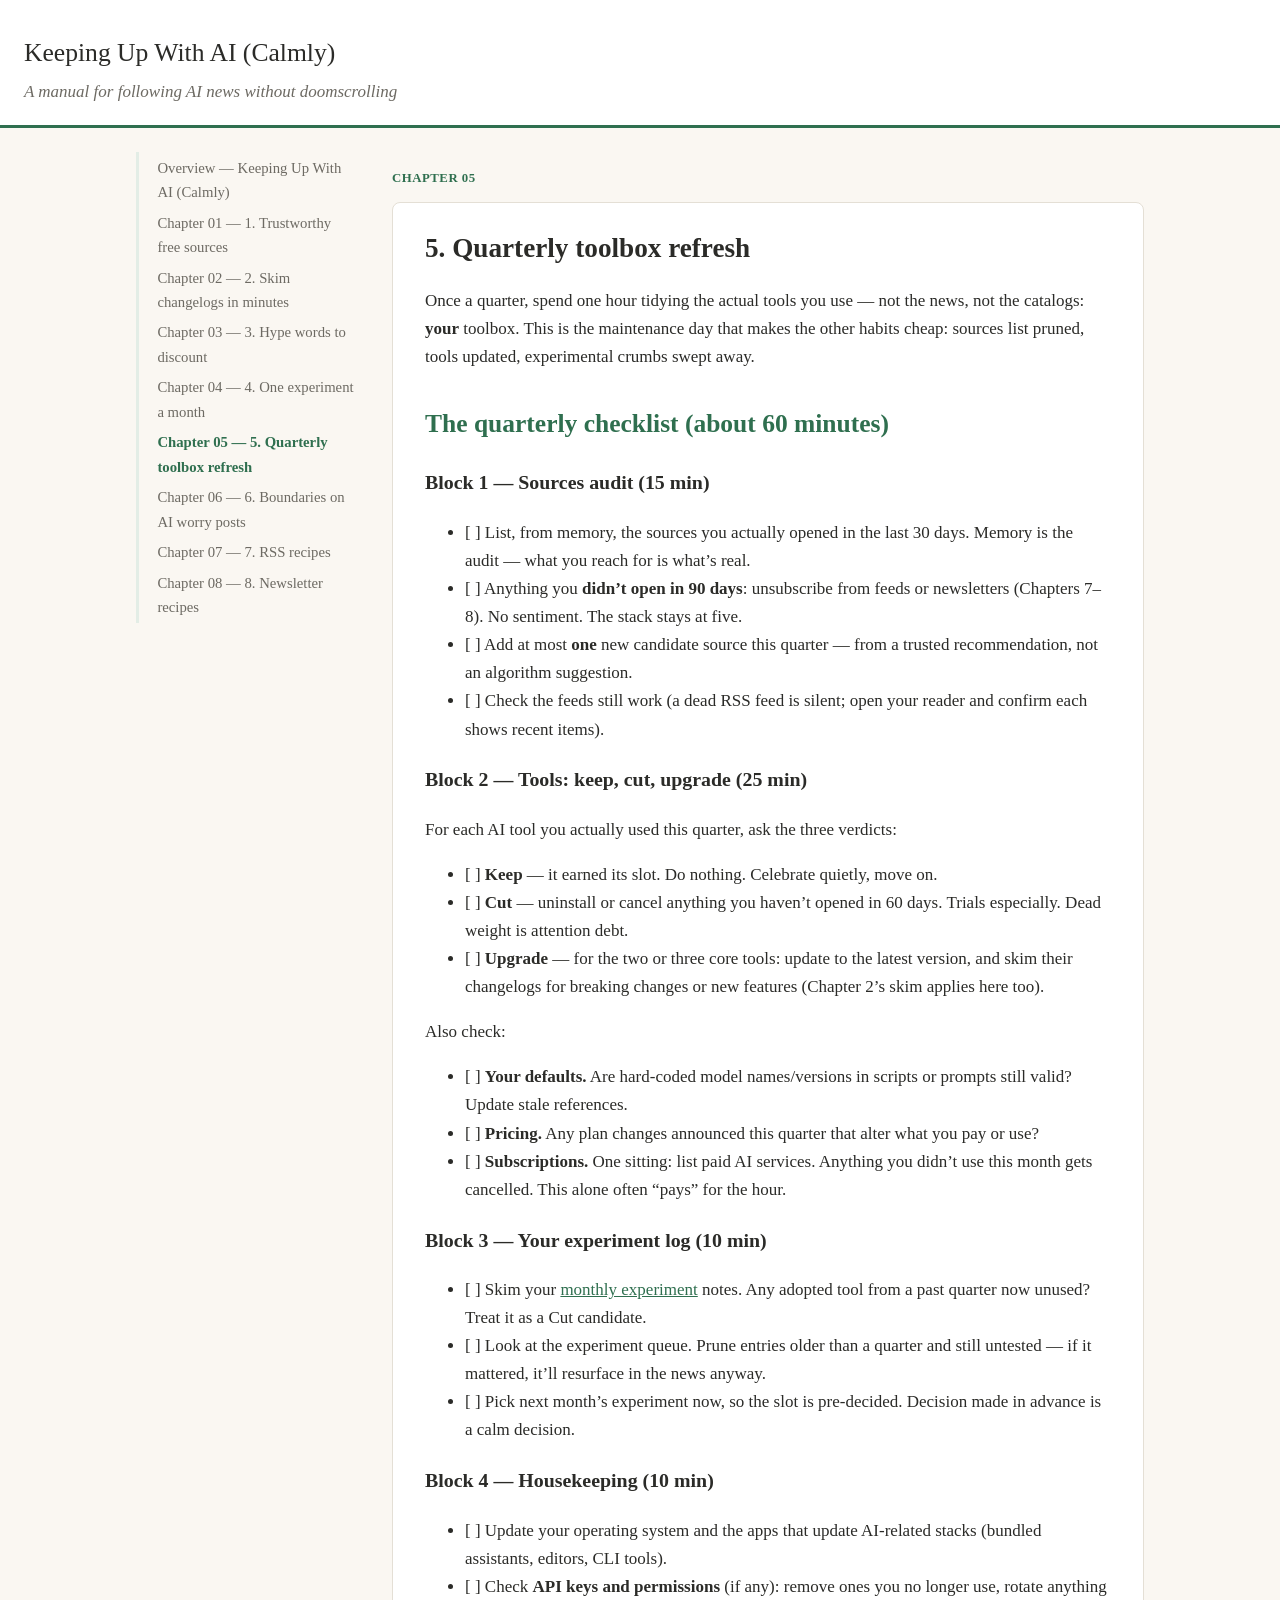
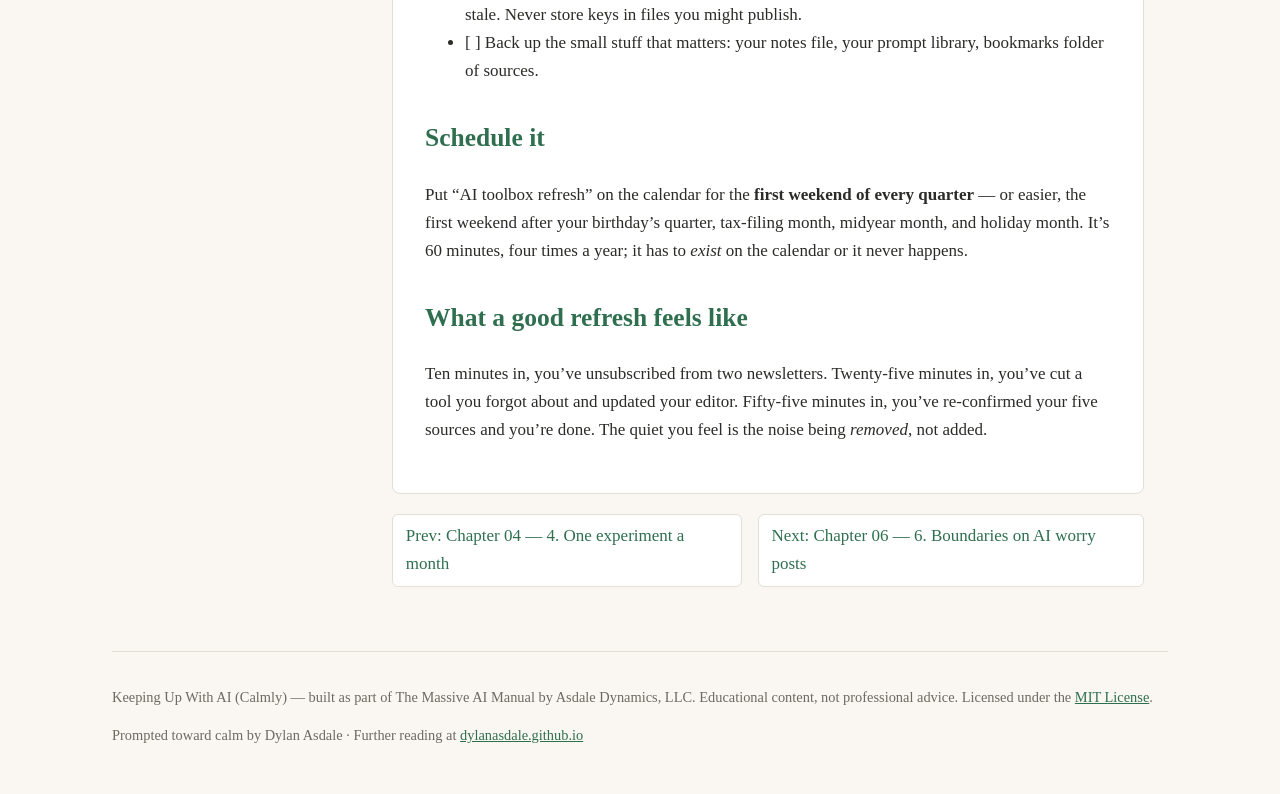
<file: site/05-quarterly-toolbox-refresh.html>
<!DOCTYPE html>
<html lang="en">
<head>
<meta charset="utf-8">
<meta name="viewport" content="width=device-width, initial-scale=1">
<meta name="description" content="A manual for following AI news without doomscrolling">
<title>5. Quarterly toolbox refresh — Keeping Up With AI (Calmly)</title>
<link rel="stylesheet" href="style.css">
</head>
<body>
<header class="site-header">
  <p class="site-title"><a href="index.html">Keeping Up With AI (Calmly)</a></p>
  <p class="site-tagline">A manual for following AI news without doomscrolling</p>
</header>
<div class="layout">
<nav class="toc" aria-label="Chapters">
<a href="index.html" class="">Overview — Keeping Up With AI (Calmly)</a>
<a href="01-trustworthy-free-sources.html" class="">Chapter 01 — 1. Trustworthy free sources</a>
<a href="02-skim-changelogs-in-minutes.html" class="">Chapter 02 — 2. Skim changelogs in minutes</a>
<a href="03-hype-words-to-discount.html" class="">Chapter 03 — 3. Hype words to discount</a>
<a href="04-one-experiment-a-month.html" class="">Chapter 04 — 4. One experiment a month</a>
<a href="05-quarterly-toolbox-refresh.html" class="current">Chapter 05 — 5. Quarterly toolbox refresh</a>
<a href="06-worry-post-boundaries.html" class="">Chapter 06 — 6. Boundaries on AI worry posts</a>
<a href="07-rss-recipes.html" class="">Chapter 07 — 7. RSS recipes</a>
<a href="08-newsletter-recipes.html" class="">Chapter 08 — 8. Newsletter recipes</a>
</nav>
<main>
<p class="chapter-label">Chapter 05</p>
<article>
<h1>5. Quarterly toolbox refresh</h1>
<p>Once a quarter, spend one hour tidying the actual tools you use — not the news, not the catalogs: <strong>your</strong> toolbox. This is the maintenance day that makes the other habits cheap: sources list pruned, tools updated, experimental crumbs swept away.</p>
<h2>The quarterly checklist (about 60 minutes)</h2>
<h3>Block 1 — Sources audit (15 min)</h3>
<ul>
<li>[ ] List, from memory, the sources you actually opened in the last 30 days. Memory is the audit — what you reach for is what&rsquo;s real.</li>
<li>[ ] Anything you <strong>didn&rsquo;t open in 90 days</strong>: unsubscribe from feeds or newsletters (Chapters 7–8). No sentiment. The stack stays at five.</li>
<li>[ ] Add at most <strong>one</strong> new candidate source this quarter — from a trusted recommendation, not an algorithm suggestion.</li>
<li>[ ] Check the feeds still work (a dead RSS feed is silent; open your reader and confirm each shows recent items).</li>
</ul>
<h3>Block 2 — Tools: keep, cut, upgrade (25 min)</h3>
<p>For each AI tool you actually used this quarter, ask the three verdicts:</p>
<ul>
<li>[ ] <strong>Keep</strong> — it earned its slot. Do nothing. Celebrate quietly, move on.</li>
<li>[ ] <strong>Cut</strong> — uninstall or cancel anything you haven&rsquo;t opened in 60 days. Trials especially. Dead weight is attention debt.</li>
<li>[ ] <strong>Upgrade</strong> — for the two or three core tools: update to the latest version, and skim their changelogs for breaking changes or new features (Chapter 2&rsquo;s skim applies here too).</li>
</ul>
<p>Also check:</p>
<ul>
<li>[ ] <strong>Your defaults.</strong> Are hard-coded model names/versions in scripts or prompts still valid? Update stale references.</li>
<li>[ ] <strong>Pricing.</strong> Any plan changes announced this quarter that alter what you pay or use?</li>
<li>[ ] <strong>Subscriptions.</strong> One sitting: list paid AI services. Anything you didn&rsquo;t use this month gets cancelled. This alone often &ldquo;pays&rdquo; for the hour.</li>
</ul>
<h3>Block 3 — Your experiment log (10 min)</h3>
<ul>
<li>[ ] Skim your <a href="04-one-experiment-a-month.html">monthly experiment</a> notes. Any adopted tool from a past quarter now unused? Treat it as a Cut candidate.</li>
<li>[ ] Look at the experiment queue. Prune entries older than a quarter and still untested — if it mattered, it&rsquo;ll resurface in the news anyway.</li>
<li>[ ] Pick next month&rsquo;s experiment now, so the slot is pre-decided. Decision made in advance is a calm decision.</li>
</ul>
<h3>Block 4 — Housekeeping (10 min)</h3>
<ul>
<li>[ ] Update your operating system and the apps that update AI-related stacks (bundled assistants, editors, CLI tools).</li>
<li>[ ] Check <strong>API keys and permissions</strong> (if any): remove ones you no longer use, rotate anything stale. Never store keys in files you might publish.</li>
<li>[ ] Back up the small stuff that matters: your notes file, your prompt library, bookmarks folder of sources.</li>
</ul>
<h2>Schedule it</h2>
<p>Put &ldquo;AI toolbox refresh&rdquo; on the calendar for the <strong>first weekend of every quarter</strong> — or easier, the first weekend after your birthday&rsquo;s quarter, tax-filing month, midyear month, and holiday month. It&rsquo;s 60 minutes, four times a year; it has to <em>exist</em> on the calendar or it never happens.</p>
<h2>What a good refresh feels like</h2>
<p>Ten minutes in, you&rsquo;ve unsubscribed from two newsletters. Twenty-five minutes in, you&rsquo;ve cut a tool you forgot about and updated your editor. Fifty-five minutes in, you&rsquo;ve re-confirmed your five sources and you&rsquo;re done. The quiet you feel is the noise being <em>removed</em>, not added.</p>
</article>
<nav class="pager" aria-label="Prev/next chapter">
<a class="nav-prev" href="04-one-experiment-a-month.html">Prev: Chapter 04 — 4. One experiment a month</a>
<a class="nav-next" href="06-worry-post-boundaries.html">Next: Chapter 06 — 6. Boundaries on AI worry posts</a>
</nav>
</main>
</div>
<footer>
<p>Keeping Up With AI (Calmly) — built as part of The Massive AI Manual by Asdale Dynamics, LLC. Educational content, not professional advice. Licensed under the <a href="https://opensource.org/licenses/MIT">MIT License</a>.</p>
<p>Prompted toward calm by Dylan Asdale · Further reading at
<a href="https://dylanasdale.github.io">dylanasdale.github.io</a></p>
</footer>
</body>
</html>
</file>
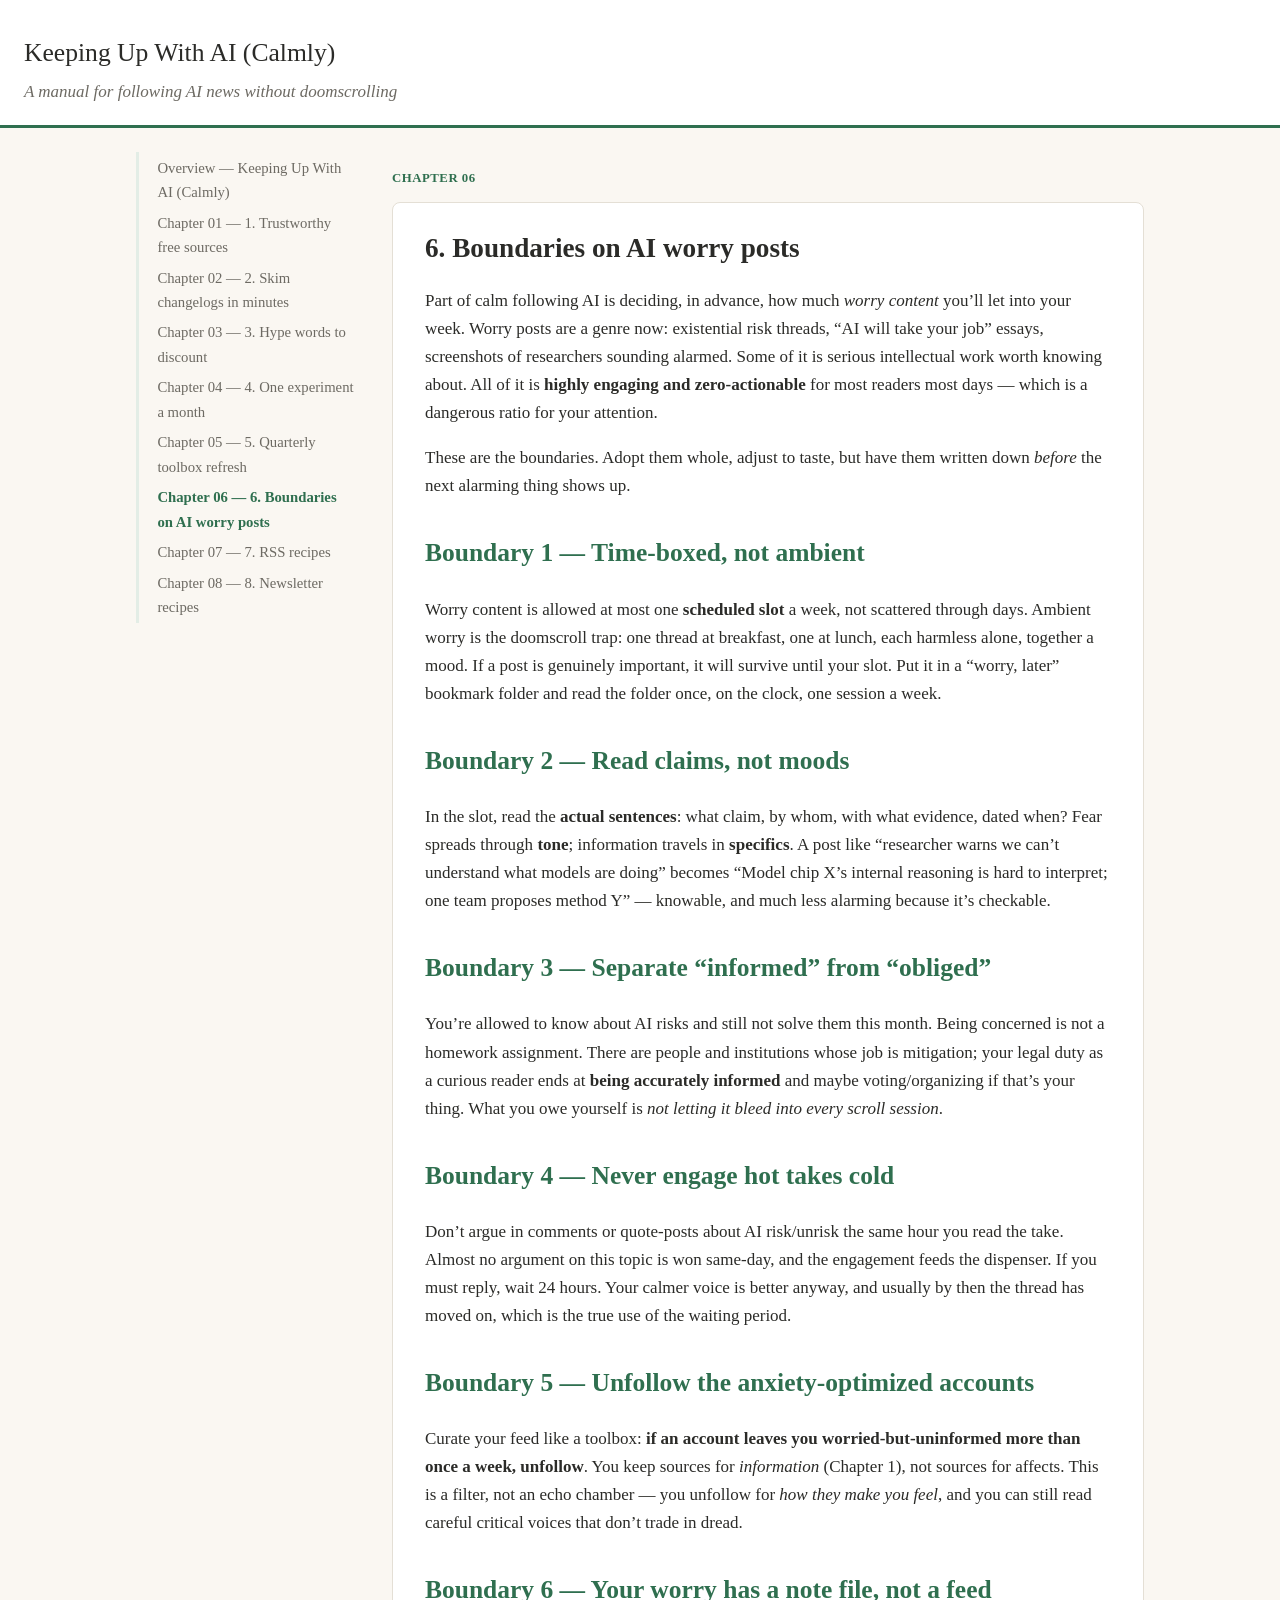
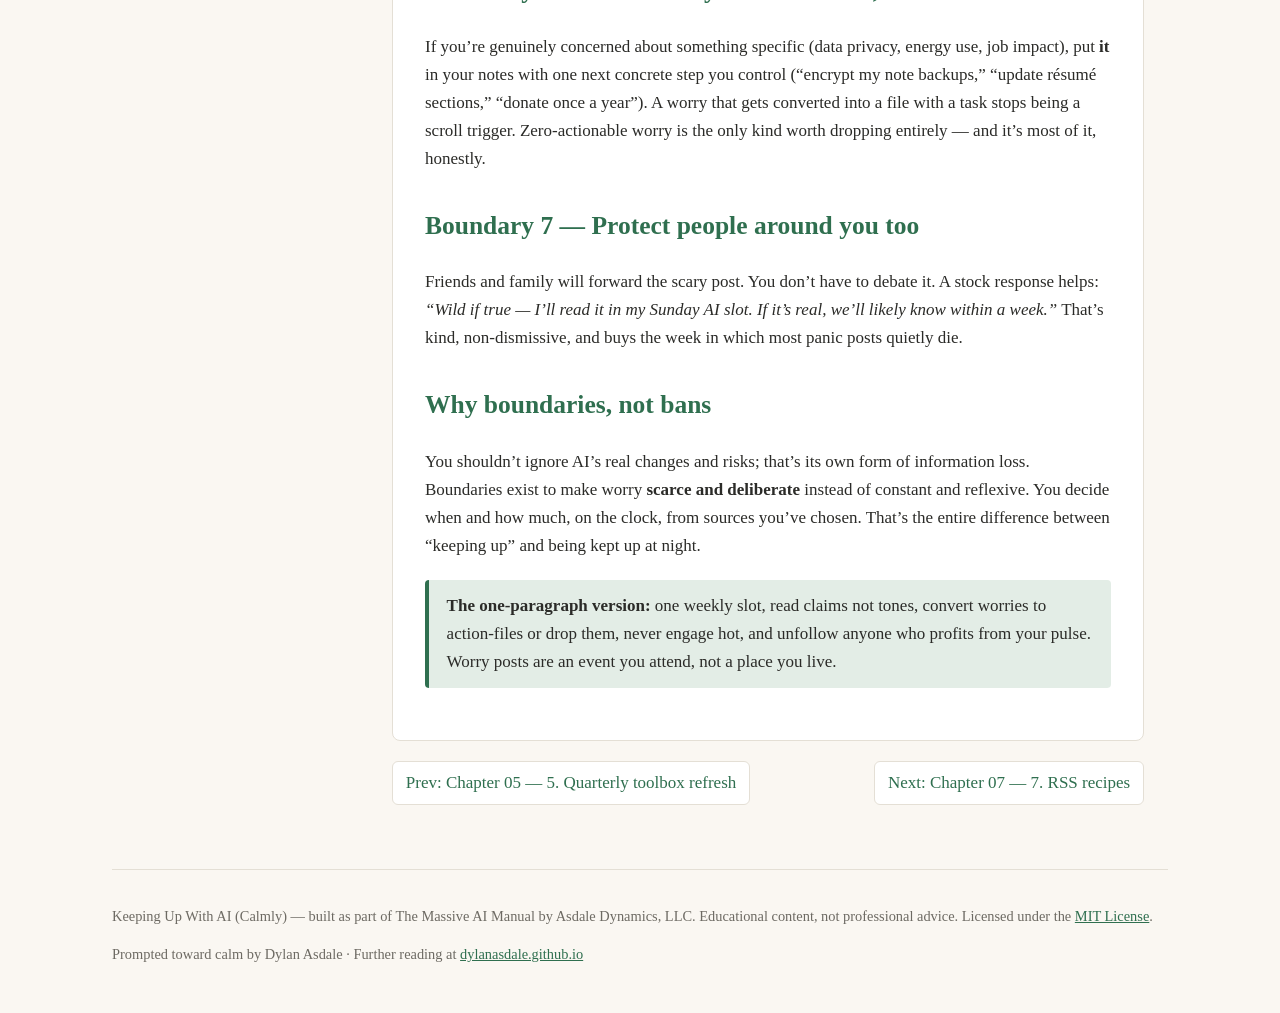
<file: site/06-worry-post-boundaries.html>
<!DOCTYPE html>
<html lang="en">
<head>
<meta charset="utf-8">
<meta name="viewport" content="width=device-width, initial-scale=1">
<meta name="description" content="A manual for following AI news without doomscrolling">
<title>6. Boundaries on AI worry posts — Keeping Up With AI (Calmly)</title>
<link rel="stylesheet" href="style.css">
</head>
<body>
<header class="site-header">
  <p class="site-title"><a href="index.html">Keeping Up With AI (Calmly)</a></p>
  <p class="site-tagline">A manual for following AI news without doomscrolling</p>
</header>
<div class="layout">
<nav class="toc" aria-label="Chapters">
<a href="index.html" class="">Overview — Keeping Up With AI (Calmly)</a>
<a href="01-trustworthy-free-sources.html" class="">Chapter 01 — 1. Trustworthy free sources</a>
<a href="02-skim-changelogs-in-minutes.html" class="">Chapter 02 — 2. Skim changelogs in minutes</a>
<a href="03-hype-words-to-discount.html" class="">Chapter 03 — 3. Hype words to discount</a>
<a href="04-one-experiment-a-month.html" class="">Chapter 04 — 4. One experiment a month</a>
<a href="05-quarterly-toolbox-refresh.html" class="">Chapter 05 — 5. Quarterly toolbox refresh</a>
<a href="06-worry-post-boundaries.html" class="current">Chapter 06 — 6. Boundaries on AI worry posts</a>
<a href="07-rss-recipes.html" class="">Chapter 07 — 7. RSS recipes</a>
<a href="08-newsletter-recipes.html" class="">Chapter 08 — 8. Newsletter recipes</a>
</nav>
<main>
<p class="chapter-label">Chapter 06</p>
<article>
<h1>6. Boundaries on AI worry posts</h1>
<p>Part of calm following AI is deciding, in advance, how much <em>worry content</em> you&rsquo;ll let into your week. Worry posts are a genre now: existential risk threads, &ldquo;AI will take your job&rdquo; essays, screenshots of researchers sounding alarmed. Some of it is serious intellectual work worth knowing about. All of it is <strong>highly engaging and zero-actionable</strong> for most readers most days — which is a dangerous ratio for your attention.</p>
<p>These are the boundaries. Adopt them whole, adjust to taste, but have them written down <em>before</em> the next alarming thing shows up.</p>
<h2>Boundary 1 — Time-boxed, not ambient</h2>
<p>Worry content is allowed at most one <strong>scheduled slot</strong> a week, not scattered through days. Ambient worry is the doomscroll trap: one thread at breakfast, one at lunch, each harmless alone, together a mood. If a post is genuinely important, it will survive until your slot. Put it in a &ldquo;worry, later&rdquo; bookmark folder and read the folder once, on the clock, one session a week.</p>
<h2>Boundary 2 — Read claims, not moods</h2>
<p>In the slot, read the <strong>actual sentences</strong>: what claim, by whom, with what evidence, dated when? Fear spreads through <strong>tone</strong>; information travels in <strong>specifics</strong>. A post like &ldquo;researcher warns we can&rsquo;t understand what models are doing&rdquo; becomes &ldquo;Model chip X&rsquo;s internal reasoning is hard to interpret; one team proposes method Y&rdquo; — knowable, and much less alarming because it&rsquo;s checkable.</p>
<h2>Boundary 3 — Separate &ldquo;informed&rdquo; from &ldquo;obliged&rdquo;</h2>
<p>You&rsquo;re allowed to know about AI risks and still not solve them this month. Being concerned is not a homework assignment. There are people and institutions whose job is mitigation; your legal duty as a curious reader ends at <strong>being accurately informed</strong> and maybe voting/organizing if that&rsquo;s your thing. What you owe yourself is <em>not letting it bleed into every scroll session</em>.</p>
<h2>Boundary 4 — Never engage hot takes cold</h2>
<p>Don&rsquo;t argue in comments or quote-posts about AI risk/unrisk the same hour you read the take. Almost no argument on this topic is won same-day, and the engagement feeds the dispenser. If you must reply, wait 24 hours. Your calmer voice is better anyway, and usually by then the thread has moved on, which is the true use of the waiting period.</p>
<h2>Boundary 5 — Unfollow the anxiety-optimized accounts</h2>
<p>Curate your feed like a toolbox: <strong>if an account leaves you worried-but-uninformed more than once a week, unfollow</strong>. You keep sources for <em>information</em> (Chapter 1), not sources for affects. This is a filter, not an echo chamber — you unfollow for <em>how they make you feel</em>, and you can still read careful critical voices that don&rsquo;t trade in dread.</p>
<h2>Boundary 6 — Your worry has a note file, not a feed</h2>
<p>If you&rsquo;re genuinely concerned about something specific (data privacy, energy use, job impact), put <strong>it</strong> in your notes with one next concrete step you control (&ldquo;encrypt my note backups,&rdquo; &ldquo;update résumé sections,&rdquo; &ldquo;donate once a year&rdquo;). A worry that gets converted into a file with a task stops being a scroll trigger. Zero-actionable worry is the only kind worth dropping entirely — and it&rsquo;s most of it, honestly.</p>
<h2>Boundary 7 — Protect people around you too</h2>
<p>Friends and family will forward the scary post. You don&rsquo;t have to debate it. A stock response helps: <em>&ldquo;Wild if true — I&rsquo;ll read it in my Sunday AI slot. If it&rsquo;s real, we&rsquo;ll likely know within a week.&rdquo;</em> That&rsquo;s kind, non-dismissive, and buys the week in which most panic posts quietly die.</p>
<h2>Why boundaries, not bans</h2>
<p>You shouldn&rsquo;t ignore AI&rsquo;s real changes and risks; that&rsquo;s its own form of information loss. Boundaries exist to make worry <strong>scarce and deliberate</strong> instead of constant and reflexive. You decide when and how much, on the clock, from sources you&rsquo;ve chosen. That&rsquo;s the entire difference between &ldquo;keeping up&rdquo; and being kept up at night.</p>
<blockquote>
<p><strong>The one-paragraph version:</strong> one weekly slot, read claims not tones, convert worries to action-files or drop them, never engage hot, and unfollow anyone who profits from your pulse. Worry posts are an event you attend, not a place you live.</p>
</blockquote>
</article>
<nav class="pager" aria-label="Prev/next chapter">
<a class="nav-prev" href="05-quarterly-toolbox-refresh.html">Prev: Chapter 05 — 5. Quarterly toolbox refresh</a>
<a class="nav-next" href="07-rss-recipes.html">Next: Chapter 07 — 7. RSS recipes</a>
</nav>
</main>
</div>
<footer>
<p>Keeping Up With AI (Calmly) — built as part of The Massive AI Manual by Asdale Dynamics, LLC. Educational content, not professional advice. Licensed under the <a href="https://opensource.org/licenses/MIT">MIT License</a>.</p>
<p>Prompted toward calm by Dylan Asdale · Further reading at
<a href="https://dylanasdale.github.io">dylanasdale.github.io</a></p>
</footer>
</body>
</html>
</file>
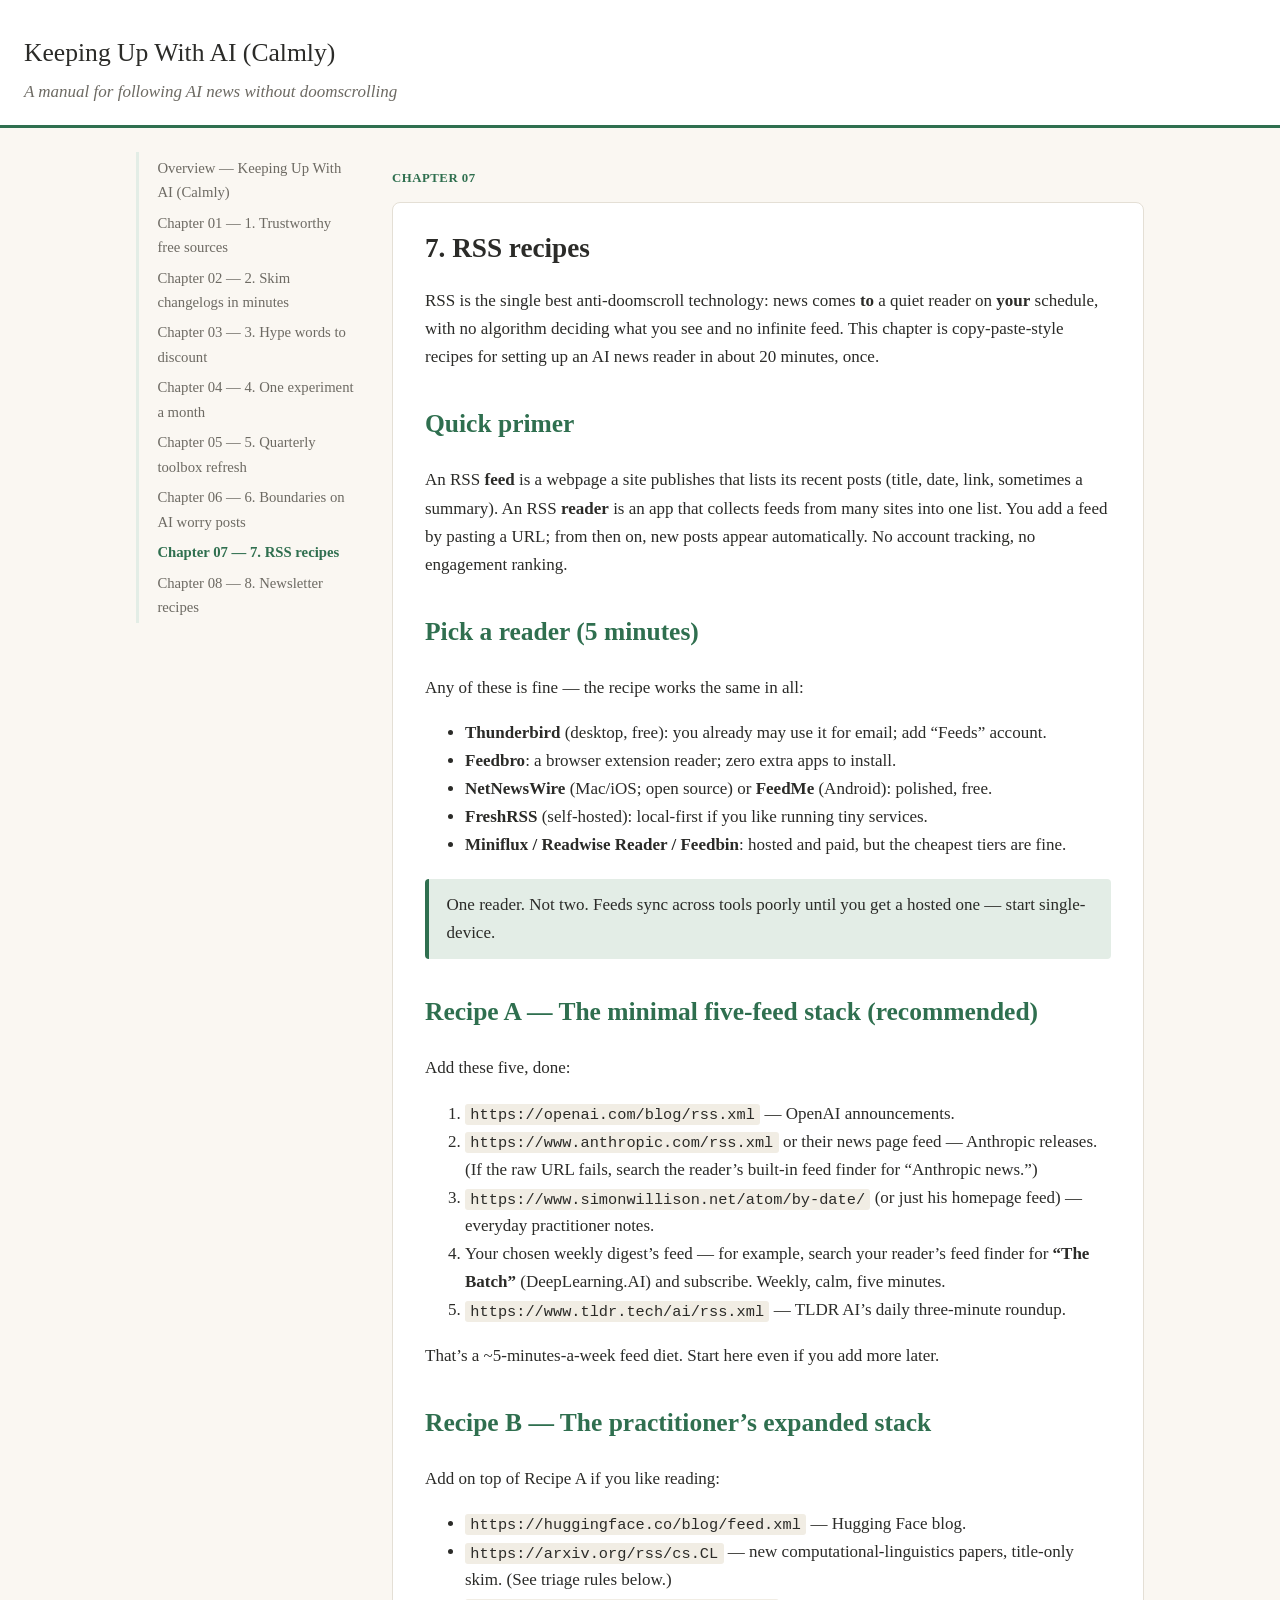
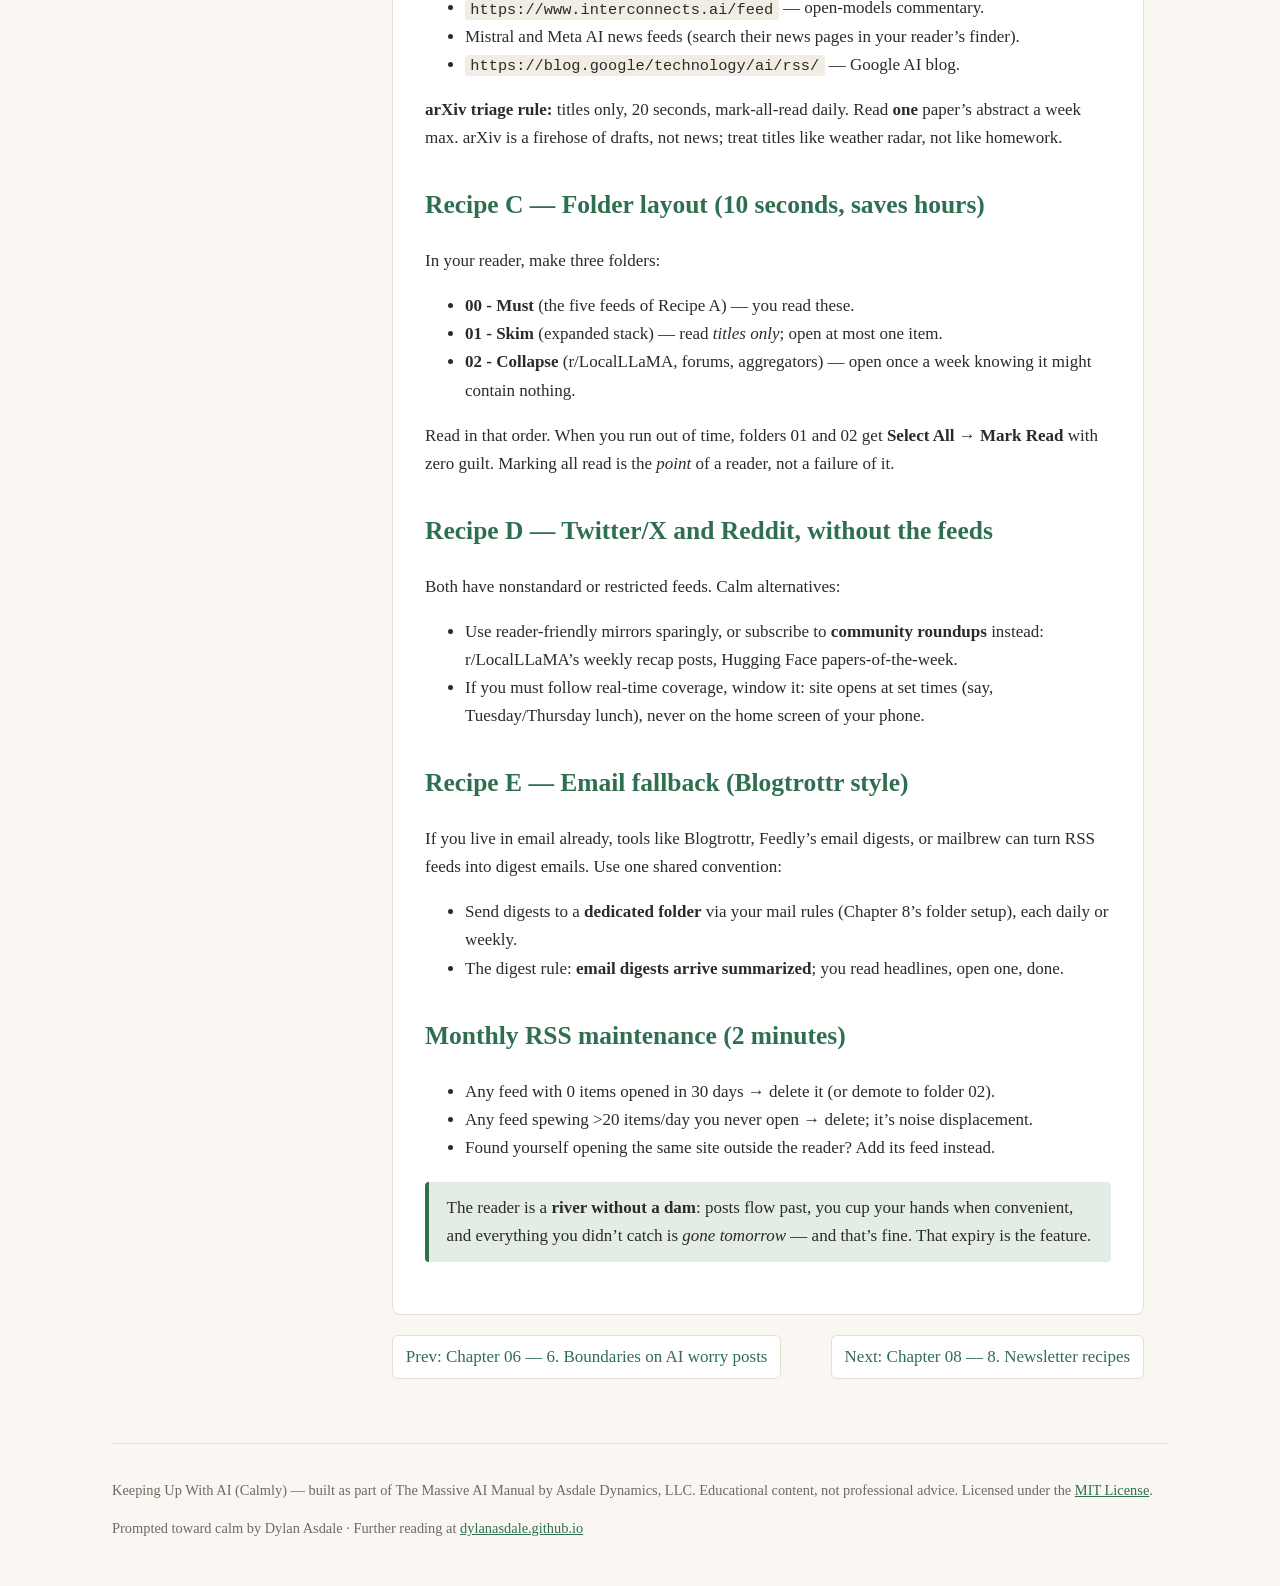
<file: site/07-rss-recipes.html>
<!DOCTYPE html>
<html lang="en">
<head>
<meta charset="utf-8">
<meta name="viewport" content="width=device-width, initial-scale=1">
<meta name="description" content="A manual for following AI news without doomscrolling">
<title>7. RSS recipes — Keeping Up With AI (Calmly)</title>
<link rel="stylesheet" href="style.css">
</head>
<body>
<header class="site-header">
  <p class="site-title"><a href="index.html">Keeping Up With AI (Calmly)</a></p>
  <p class="site-tagline">A manual for following AI news without doomscrolling</p>
</header>
<div class="layout">
<nav class="toc" aria-label="Chapters">
<a href="index.html" class="">Overview — Keeping Up With AI (Calmly)</a>
<a href="01-trustworthy-free-sources.html" class="">Chapter 01 — 1. Trustworthy free sources</a>
<a href="02-skim-changelogs-in-minutes.html" class="">Chapter 02 — 2. Skim changelogs in minutes</a>
<a href="03-hype-words-to-discount.html" class="">Chapter 03 — 3. Hype words to discount</a>
<a href="04-one-experiment-a-month.html" class="">Chapter 04 — 4. One experiment a month</a>
<a href="05-quarterly-toolbox-refresh.html" class="">Chapter 05 — 5. Quarterly toolbox refresh</a>
<a href="06-worry-post-boundaries.html" class="">Chapter 06 — 6. Boundaries on AI worry posts</a>
<a href="07-rss-recipes.html" class="current">Chapter 07 — 7. RSS recipes</a>
<a href="08-newsletter-recipes.html" class="">Chapter 08 — 8. Newsletter recipes</a>
</nav>
<main>
<p class="chapter-label">Chapter 07</p>
<article>
<h1>7. RSS recipes</h1>
<p>RSS is the single best anti-doomscroll technology: news comes <strong>to</strong> a quiet reader on <strong>your</strong> schedule, with no algorithm deciding what you see and no infinite feed. This chapter is copy-paste-style recipes for setting up an AI news reader in about 20 minutes, once.</p>
<h2>Quick primer</h2>
<p>An RSS <strong>feed</strong> is a webpage a site publishes that lists its recent posts (title, date, link, sometimes a summary). An RSS <strong>reader</strong> is an app that collects feeds from many sites into one list. You add a feed by pasting a URL; from then on, new posts appear automatically. No account tracking, no engagement ranking.</p>
<h2>Pick a reader (5 minutes)</h2>
<p>Any of these is fine — the recipe works the same in all:</p>
<ul>
<li><strong>Thunderbird</strong> (desktop, free): you already may use it for email; add &ldquo;Feeds&rdquo; account.</li>
<li><strong>Feedbro</strong>: a browser extension reader; zero extra apps to install.</li>
<li><strong>NetNewsWire</strong> (Mac/iOS; open source) or <strong>FeedMe</strong> (Android): polished, free.</li>
<li><strong>FreshRSS</strong> (self-hosted): local-first if you like running tiny services.</li>
<li><strong>Miniflux / Readwise Reader / Feedbin</strong>: hosted and paid, but the cheapest tiers are fine.</li>
</ul>
<blockquote>
<p>One reader. Not two. Feeds sync across tools poorly until you get a hosted one — start single-device.</p>
</blockquote>
<h2>Recipe A — The minimal five-feed stack (recommended)</h2>
<p>Add these five, done:</p>
<ol>
<li><code>https://openai.com/blog/rss.xml</code> — OpenAI announcements.</li>
<li><code>https://www.anthropic.com/rss.xml</code> or their news page feed — Anthropic releases. (If the raw URL fails, search the reader&rsquo;s built-in feed finder for &ldquo;Anthropic news.&rdquo;)</li>
<li><code>https://www.simonwillison.net/atom/by-date/</code> (or just his homepage feed) — everyday practitioner notes.</li>
<li>Your chosen weekly digest&rsquo;s feed — for example, search your reader&rsquo;s feed finder for <strong>&ldquo;The Batch&rdquo;</strong> (DeepLearning.AI) and subscribe. Weekly, calm, five minutes.</li>
<li><code>https://www.tldr.tech/ai/rss.xml</code> — TLDR AI&rsquo;s daily three-minute roundup.</li>
</ol>
<p>That&rsquo;s a ~5-minutes-a-week feed diet. Start here even if you add more later.</p>
<h2>Recipe B — The practitioner&rsquo;s expanded stack</h2>
<p>Add on top of Recipe A if you like reading:</p>
<ul>
<li><code>https://huggingface.co/blog/feed.xml</code> — Hugging Face blog.</li>
<li><code>https://arxiv.org/rss/cs.CL</code> — new computational-linguistics papers, title-only skim. (See triage rules below.)</li>
<li><code>https://www.interconnects.ai/feed</code> — open-models commentary.</li>
<li>Mistral and Meta AI news feeds (search their news pages in your reader&rsquo;s finder).</li>
<li><code>https://blog.google/technology/ai/rss/</code> — Google AI blog.</li>
</ul>
<p><strong>arXiv triage rule:</strong> titles only, 20 seconds, mark-all-read daily. Read <strong>one</strong> paper&rsquo;s abstract a week max. arXiv is a firehose of drafts, not news; treat titles like weather radar, not like homework.</p>
<h2>Recipe C — Folder layout (10 seconds, saves hours)</h2>
<p>In your reader, make three folders:</p>
<ul>
<li><strong>00 - Must</strong> (the five feeds of Recipe A) — you read these.</li>
<li><strong>01 - Skim</strong> (expanded stack) — read <em>titles only</em>; open at most one item.</li>
<li><strong>02 - Collapse</strong> (r/LocalLLaMA, forums, aggregators) — open once a week knowing it might contain nothing.</li>
</ul>
<p>Read in that order. When you run out of time, folders 01 and 02 get <strong>Select All → Mark Read</strong> with zero guilt. Marking all read is the <em>point</em> of a reader, not a failure of it.</p>
<h2>Recipe D — Twitter/X and Reddit, without the feeds</h2>
<p>Both have nonstandard or restricted feeds. Calm alternatives:</p>
<ul>
<li>Use reader-friendly mirrors sparingly, or subscribe to <strong>community roundups</strong> instead: r/LocalLLaMA&rsquo;s weekly recap posts, Hugging Face papers-of-the-week.</li>
<li>If you must follow real-time coverage, window it: site opens at set times (say, Tuesday/Thursday lunch), never on the home screen of your phone.</li>
</ul>
<h2>Recipe E — Email fallback (Blogtrottr style)</h2>
<p>If you live in email already, tools like Blogtrottr, Feedly&rsquo;s email digests, or mailbrew can turn RSS feeds into digest emails. Use one shared convention:</p>
<ul>
<li>Send digests to a <strong>dedicated folder</strong> via your mail rules (Chapter 8&rsquo;s folder setup), each daily or weekly.</li>
<li>The digest rule: <strong>email digests arrive summarized</strong>; you read headlines, open one, done.</li>
</ul>
<h2>Monthly RSS maintenance (2 minutes)</h2>
<ul>
<li>Any feed with 0 items opened in 30 days → delete it (or demote to folder 02).</li>
<li>Any feed spewing &gt;20 items/day you never open → delete; it&rsquo;s noise displacement.</li>
<li>Found yourself opening the same site outside the reader? Add its feed instead.</li>
</ul>
<blockquote>
<p>The reader is a <strong>river without a dam</strong>: posts flow past, you cup your hands when convenient, and everything you didn&rsquo;t catch is <em>gone tomorrow</em> — and that&rsquo;s fine. That expiry is the feature.</p>
</blockquote>
</article>
<nav class="pager" aria-label="Prev/next chapter">
<a class="nav-prev" href="06-worry-post-boundaries.html">Prev: Chapter 06 — 6. Boundaries on AI worry posts</a>
<a class="nav-next" href="08-newsletter-recipes.html">Next: Chapter 08 — 8. Newsletter recipes</a>
</nav>
</main>
</div>
<footer>
<p>Keeping Up With AI (Calmly) — built as part of The Massive AI Manual by Asdale Dynamics, LLC. Educational content, not professional advice. Licensed under the <a href="https://opensource.org/licenses/MIT">MIT License</a>.</p>
<p>Prompted toward calm by Dylan Asdale · Further reading at
<a href="https://dylanasdale.github.io">dylanasdale.github.io</a></p>
</footer>
</body>
</html>
</file>
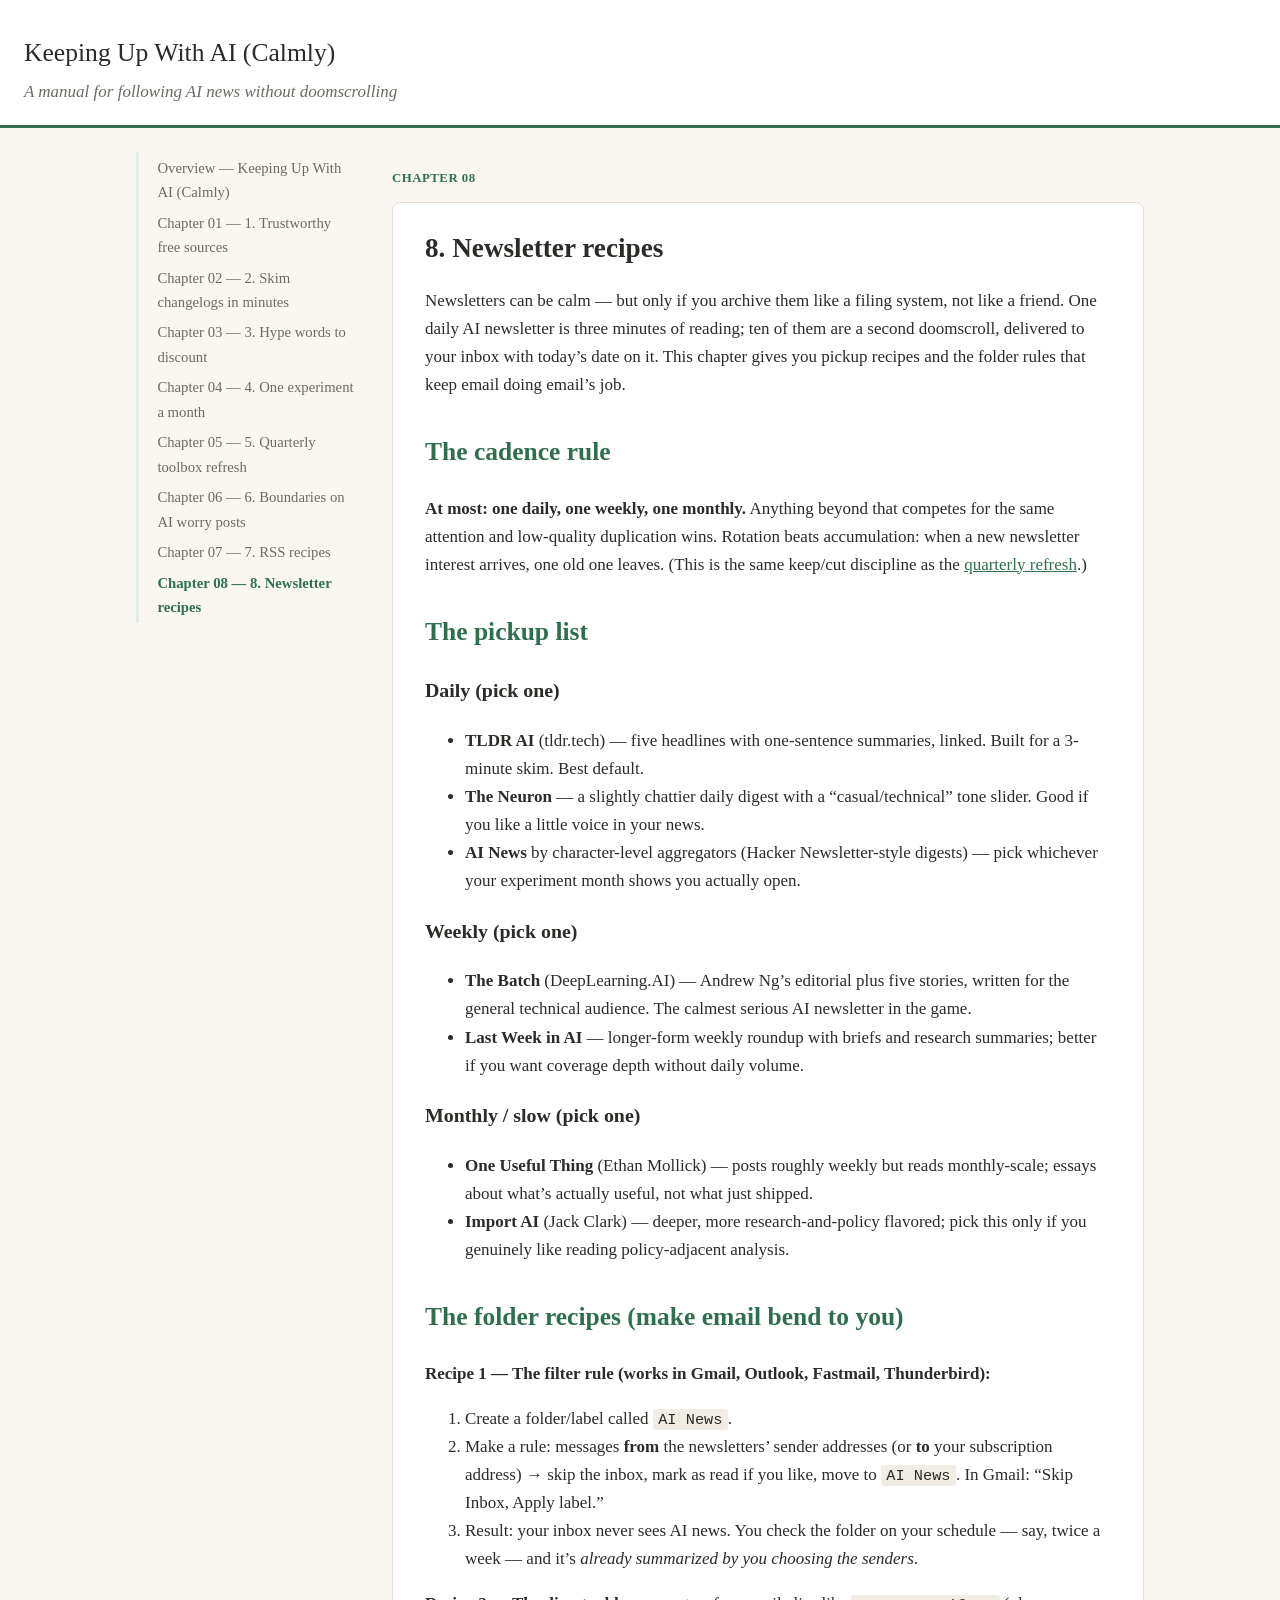
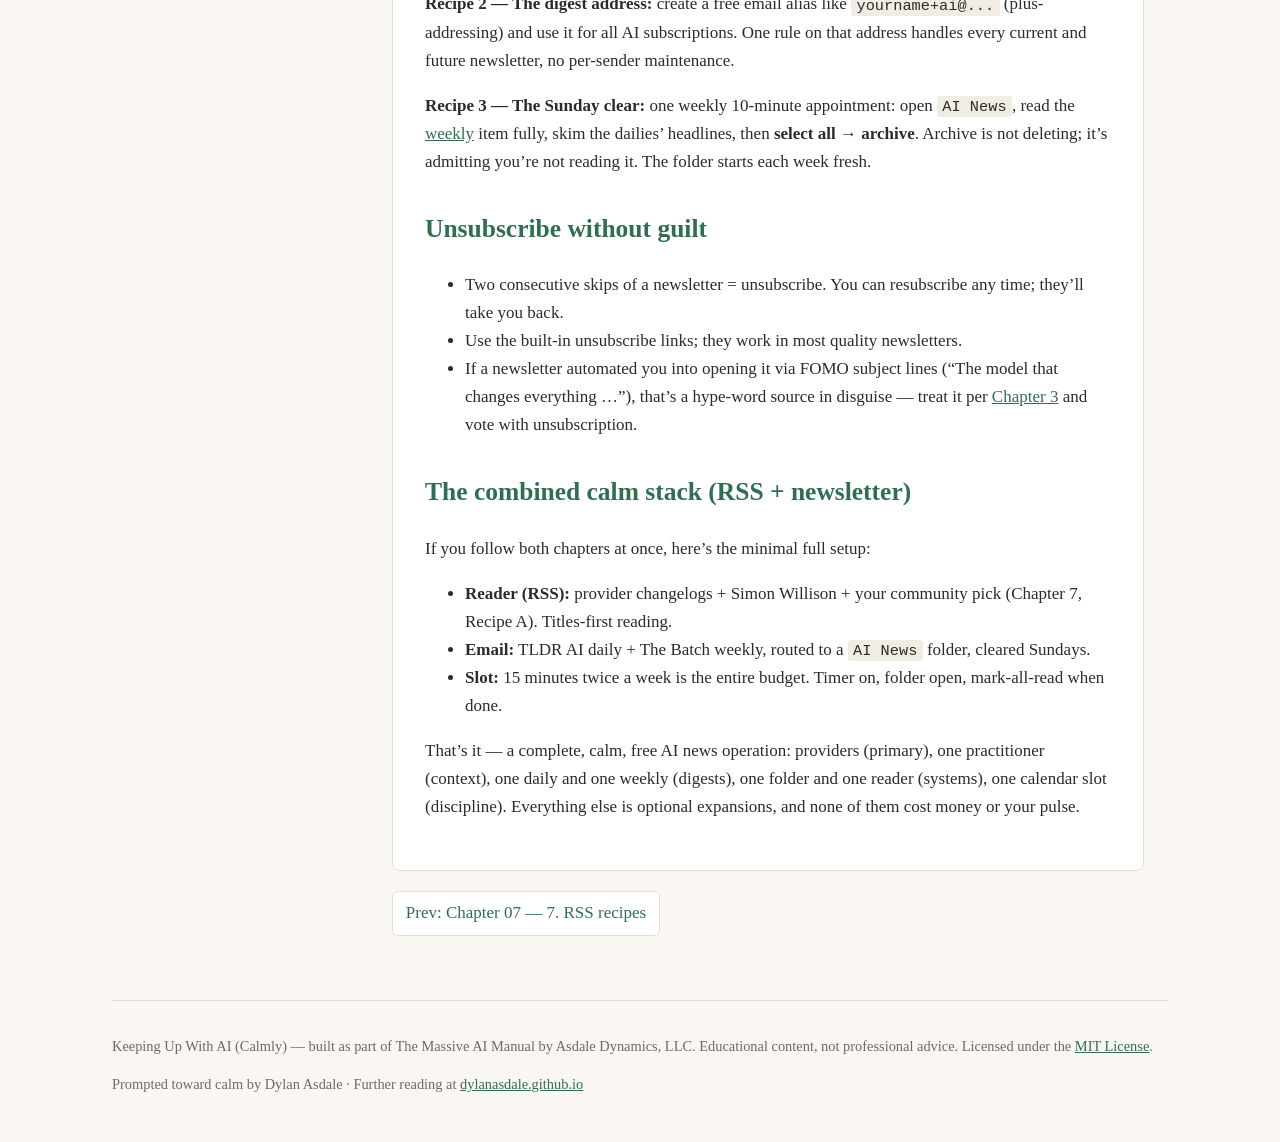
<file: site/08-newsletter-recipes.html>
<!DOCTYPE html>
<html lang="en">
<head>
<meta charset="utf-8">
<meta name="viewport" content="width=device-width, initial-scale=1">
<meta name="description" content="A manual for following AI news without doomscrolling">
<title>8. Newsletter recipes — Keeping Up With AI (Calmly)</title>
<link rel="stylesheet" href="style.css">
</head>
<body>
<header class="site-header">
  <p class="site-title"><a href="index.html">Keeping Up With AI (Calmly)</a></p>
  <p class="site-tagline">A manual for following AI news without doomscrolling</p>
</header>
<div class="layout">
<nav class="toc" aria-label="Chapters">
<a href="index.html" class="">Overview — Keeping Up With AI (Calmly)</a>
<a href="01-trustworthy-free-sources.html" class="">Chapter 01 — 1. Trustworthy free sources</a>
<a href="02-skim-changelogs-in-minutes.html" class="">Chapter 02 — 2. Skim changelogs in minutes</a>
<a href="03-hype-words-to-discount.html" class="">Chapter 03 — 3. Hype words to discount</a>
<a href="04-one-experiment-a-month.html" class="">Chapter 04 — 4. One experiment a month</a>
<a href="05-quarterly-toolbox-refresh.html" class="">Chapter 05 — 5. Quarterly toolbox refresh</a>
<a href="06-worry-post-boundaries.html" class="">Chapter 06 — 6. Boundaries on AI worry posts</a>
<a href="07-rss-recipes.html" class="">Chapter 07 — 7. RSS recipes</a>
<a href="08-newsletter-recipes.html" class="current">Chapter 08 — 8. Newsletter recipes</a>
</nav>
<main>
<p class="chapter-label">Chapter 08</p>
<article>
<h1>8. Newsletter recipes</h1>
<p>Newsletters can be calm — but only if you archive them like a filing system, not like a friend. One daily AI newsletter is three minutes of reading; ten of them are a second doomscroll, delivered to your inbox with today&rsquo;s date on it. This chapter gives you pickup recipes and the folder rules that keep email doing email&rsquo;s job.</p>
<h2>The cadence rule</h2>
<p><strong>At most: one daily, one weekly, one monthly.</strong> Anything beyond that competes for the same attention and low-quality duplication wins. Rotation beats accumulation: when a new newsletter interest arrives, one old one leaves. (This is the same keep/cut discipline as the <a href="05-quarterly-toolbox-refresh.html">quarterly refresh</a>.)</p>
<h2>The pickup list</h2>
<h3>Daily (pick one)</h3>
<ul>
<li><strong>TLDR AI</strong> (tldr.tech) — five headlines with one-sentence summaries, linked. Built for a 3-minute skim. Best default.</li>
<li><strong>The Neuron</strong> — a slightly chattier daily digest with a &ldquo;casual/technical&rdquo; tone slider. Good if you like a little voice in your news.</li>
<li><strong>AI News</strong> by character-level aggregators (Hacker Newsletter-style digests) — pick whichever your experiment month shows you actually open.</li>
</ul>
<h3>Weekly (pick one)</h3>
<ul>
<li><strong>The Batch</strong> (DeepLearning.AI) — Andrew Ng&rsquo;s editorial plus five stories, written for the general technical audience. The calmest serious AI newsletter in the game.</li>
<li><strong>Last Week in AI</strong> — longer-form weekly roundup with briefs and research summaries; better if you want coverage depth without daily volume.</li>
</ul>
<h3>Monthly / slow (pick one)</h3>
<ul>
<li><strong>One Useful Thing</strong> (Ethan Mollick) — posts roughly weekly but reads monthly-scale; essays about what&rsquo;s actually useful, not what just shipped.</li>
<li><strong>Import AI</strong> (Jack Clark) — deeper, more research-and-policy flavored; pick this only if you genuinely like reading policy-adjacent analysis.</li>
</ul>
<h2>The folder recipes (make email bend to you)</h2>
<p><strong>Recipe 1 — The filter rule (works in Gmail, Outlook, Fastmail, Thunderbird):</strong></p>
<ol>
<li>Create a folder/label called <code>AI News</code>.</li>
<li>Make a rule: messages <strong>from</strong> the newsletters&rsquo; sender addresses (or <strong>to</strong> your subscription address) → skip the inbox, mark as read if you like, move to <code>AI News</code>. In Gmail: &ldquo;Skip Inbox, Apply label.&rdquo;</li>
<li>Result: your inbox never sees AI news. You check the folder on your schedule — say, twice a week — and it&rsquo;s <em>already summarized by you choosing the senders</em>.</li>
</ol>
<p><strong>Recipe 2 — The digest address:</strong> create a free email alias like <code>yourname+ai@...</code> (plus-addressing) and use it for all AI subscriptions. One rule on that address handles every current and future newsletter, no per-sender maintenance.</p>
<p><strong>Recipe 3 — The Sunday clear:</strong> one weekly 10-minute appointment: open <code>AI News</code>, read the <a href="#weekly-pick-one">weekly</a> item fully, skim the dailies&rsquo; headlines, then <strong>select all → archive</strong>. Archive is not deleting; it&rsquo;s admitting you&rsquo;re not reading it. The folder starts each week fresh.</p>
<h2>Unsubscribe without guilt</h2>
<ul>
<li>Two consecutive skips of a newsletter = unsubscribe. You can resubscribe any time; they&rsquo;ll take you back.</li>
<li>Use the built-in unsubscribe links; they work in most quality newsletters.</li>
<li>If a newsletter automated you into opening it via FOMO subject lines (&ldquo;The model that changes everything …&rdquo;), that&rsquo;s a hype-word source in disguise — treat it per <a href="03-hype-words-to-discount.html">Chapter 3</a> and vote with unsubscription.</li>
</ul>
<h2>The combined calm stack (RSS + newsletter)</h2>
<p>If you follow both chapters at once, here&rsquo;s the minimal full setup:</p>
<ul>
<li><strong>Reader (RSS):</strong> provider changelogs + Simon Willison + your community pick (Chapter 7, Recipe A). Titles-first reading.</li>
<li><strong>Email:</strong> TLDR AI daily + The Batch weekly, routed to a <code>AI News</code> folder, cleared Sundays.</li>
<li><strong>Slot:</strong> 15 minutes twice a week is the entire budget. Timer on, folder open, mark-all-read when done.</li>
</ul>
<p>That&rsquo;s it — a complete, calm, free AI news operation: providers (primary), one practitioner (context), one daily and one weekly (digests), one folder and one reader (systems), one calendar slot (discipline). Everything else is optional expansions, and none of them cost money or your pulse.</p>
</article>
<nav class="pager" aria-label="Prev/next chapter">
<a class="nav-prev" href="07-rss-recipes.html">Prev: Chapter 07 — 7. RSS recipes</a>
<span class="nav-next empty"></span>
</nav>
</main>
</div>
<footer>
<p>Keeping Up With AI (Calmly) — built as part of The Massive AI Manual by Asdale Dynamics, LLC. Educational content, not professional advice. Licensed under the <a href="https://opensource.org/licenses/MIT">MIT License</a>.</p>
<p>Prompted toward calm by Dylan Asdale · Further reading at
<a href="https://dylanasdale.github.io">dylanasdale.github.io</a></p>
</footer>
</body>
</html>
</file>
<file: site/style.css>
/* Keeping Up With AI (Calmly) — no trackers, no fonts from the network. */
:root {
  --bg: #faf7f2;
  --ink: #2b2b28;
  --muted: #6d6a63;
  --accent: #2f6f4f;
  --accent-soft: #e3ede6;
  --card: #ffffff;
  --border: #e4dfd5;
  --code-bg: #f1ede4;
}
* { box-sizing: border-box; }
body {
  margin: 0;
  font-family: Georgia, "Times New Roman", serif;
  font-size: 17px;
  line-height: 1.65;
  color: var(--ink);
  background: var(--bg);
}
.site-header {
  padding: 2rem 1.5rem 1.2rem;
  background: var(--card);
  border-bottom: 3px solid var(--accent);
}
.site-title { margin: 0; font-size: 1.6rem; }
.site-title a { color: var(--ink); text-decoration: none; }
.site-tagline { margin: 0.25rem 0 0; color: var(--muted); font-style: italic; }
.layout {
  display: flex;
  gap: 2rem;
  max-width: 66rem;
  margin: 0 auto;
  padding: 1.5rem;
  align-items: flex-start;
}
nav.toc {
  flex: 0 0 14rem;
  position: sticky;
  top: 1rem;
  display: flex;
  flex-direction: column;
  border-left: 3px solid var(--accent-soft);
  padding-left: 0.75rem;
}
nav.toc a {
  color: var(--muted);
  text-decoration: none;
  padding: 0.2rem 0.4rem;
  border-radius: 4px;
  font-size: 0.92rem;
}
nav.toc a:hover { background: var(--accent-soft); color: var(--ink); }
nav.toc a.current { color: var(--accent); font-weight: bold; }
main { flex: 1 1 auto; min-width: 0; }
.chapter-label {
  color: var(--accent);
  font-weight: bold;
  letter-spacing: 0.04em;
  text-transform: uppercase;
  font-size: 0.8rem;
  margin: 1rem 0 0;
}
article {
  background: var(--card);
  border: 1px solid var(--border);
  border-radius: 8px;
  padding: 1.5rem 2rem 2rem;
  margin-top: 0.75rem;
}
h1 { font-size: 1.7rem; line-height: 1.25; margin-top: 0.25rem; }
h2 { color: var(--accent); margin-top: 2rem; }
a { color: var(--accent); }
blockquote {
  margin: 1.25rem 0;
  padding: 0.75rem 1.1rem;
  background: var(--accent-soft);
  border-left: 4px solid var(--accent);
  border-radius: 4px;
}
blockquote p { margin: 0; }
code {
  background: var(--code-bg);
  padding: 0.1em 0.35em;
  border-radius: 3px;
  font-size: 0.9em;
}
pre { background: var(--code-bg); padding: 0.75rem; border-radius: 6px; overflow-x: auto; }
pre code { padding: 0; background: none; }
table { border-collapse: collapse; width: 100%; margin: 1rem 0; font-size: 0.95rem; }
th, td { border: 1px solid var(--border); padding: 0.45rem 0.6rem; text-align: left; vertical-align: top; }
th { background: var(--accent-soft); }
input[type="checkbox"] { margin-right: 0.4rem; }
nav.pager { display: flex; justify-content: space-between; gap: 1rem; margin: 1.25rem 0 0; }
nav.pager a {
  color: var(--accent);
  text-decoration: none;
  background: var(--card);
  border: 1px solid var(--border);
  border-radius: 6px;
  padding: 0.45rem 0.8rem;
}
nav.pager a:hover { background: var(--accent-soft); }
nav.pager .empty { visibility: hidden; }
nav.pager a.nav-prev { margin-right: auto; }
nav.pager a.nav-next { margin-left: auto; }
footer {
  border-top: 1px solid var(--border);
  margin: 2.5rem 1.5rem 0;
  padding: 1.25rem 0 2rem;
  color: var(--muted);
  font-size: 0.9rem;
  max-width: 66rem;
  margin-left: auto;
  margin-right: auto;
}
@media (max-width: 56rem) {
  .layout { flex-direction: column; }
  nav.toc { position: static; flex-basis: auto; border-left: none; padding-left: 0; }
}
</file>
